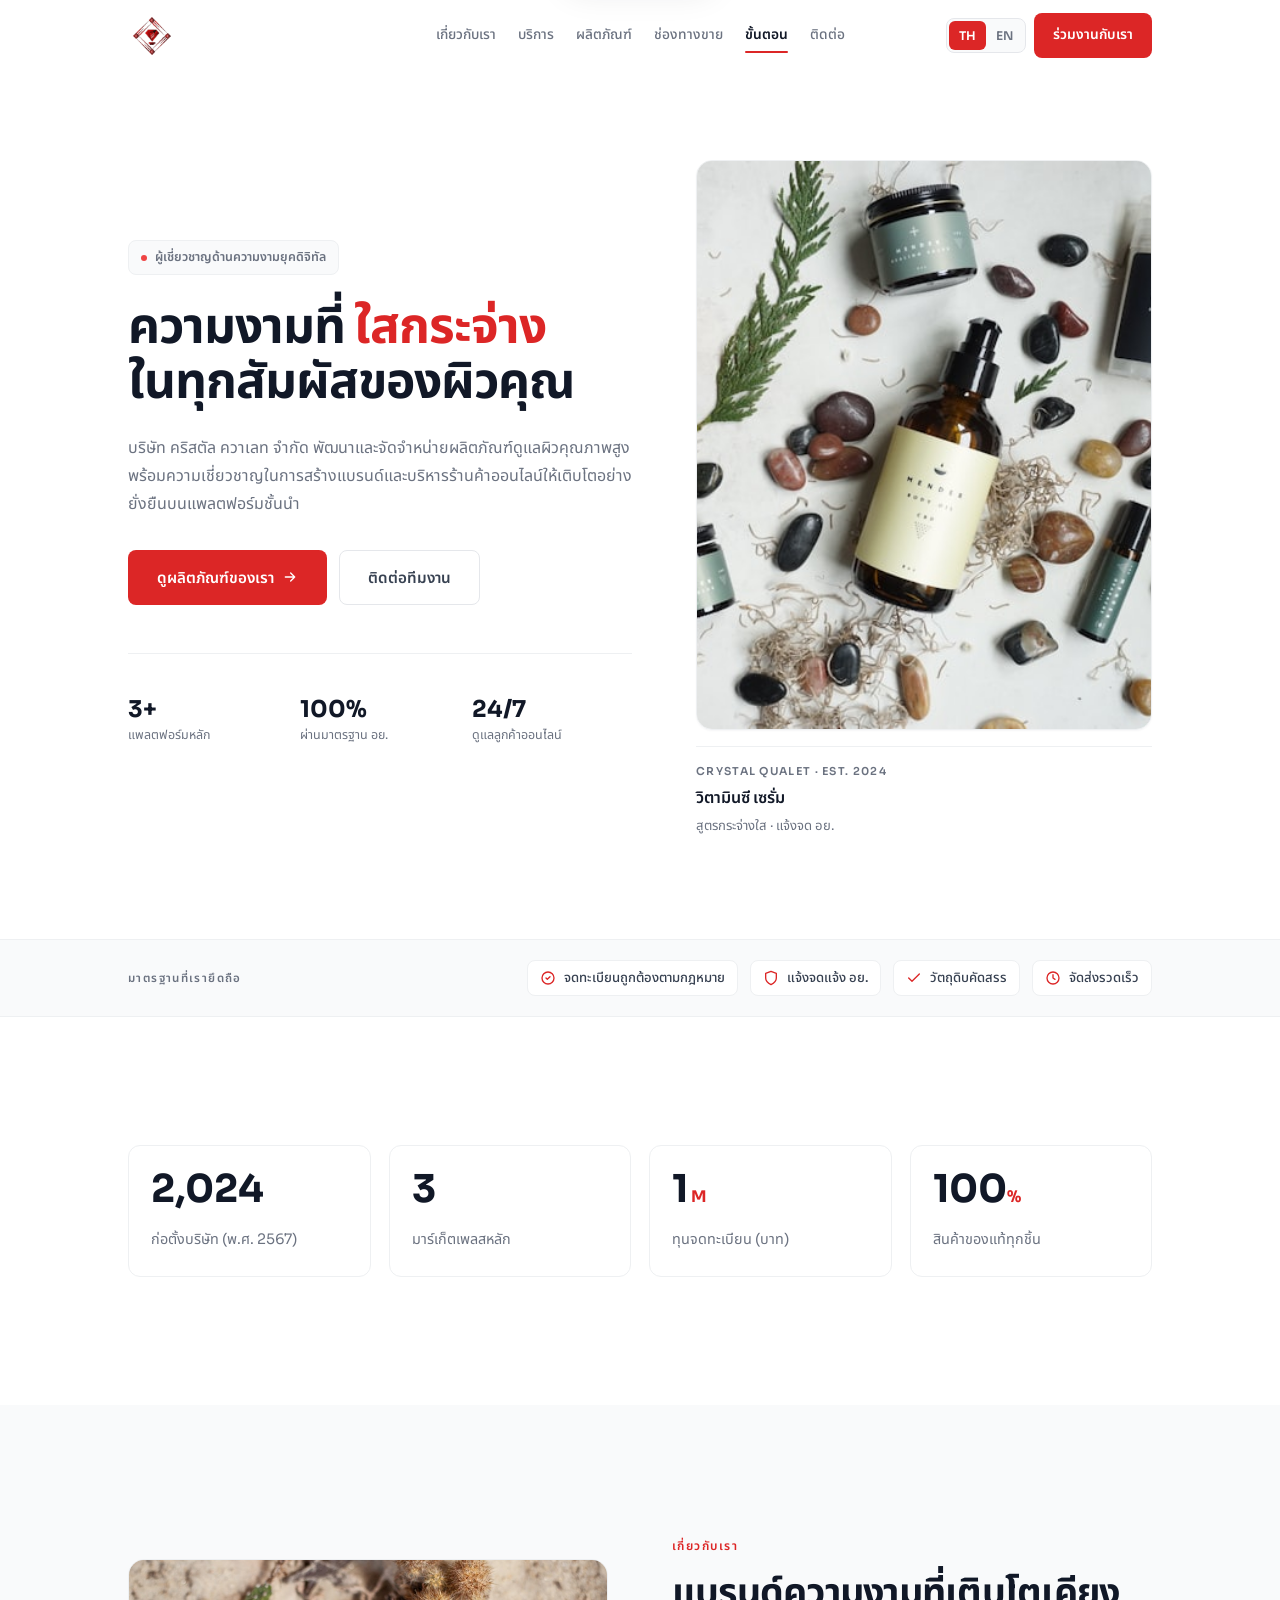
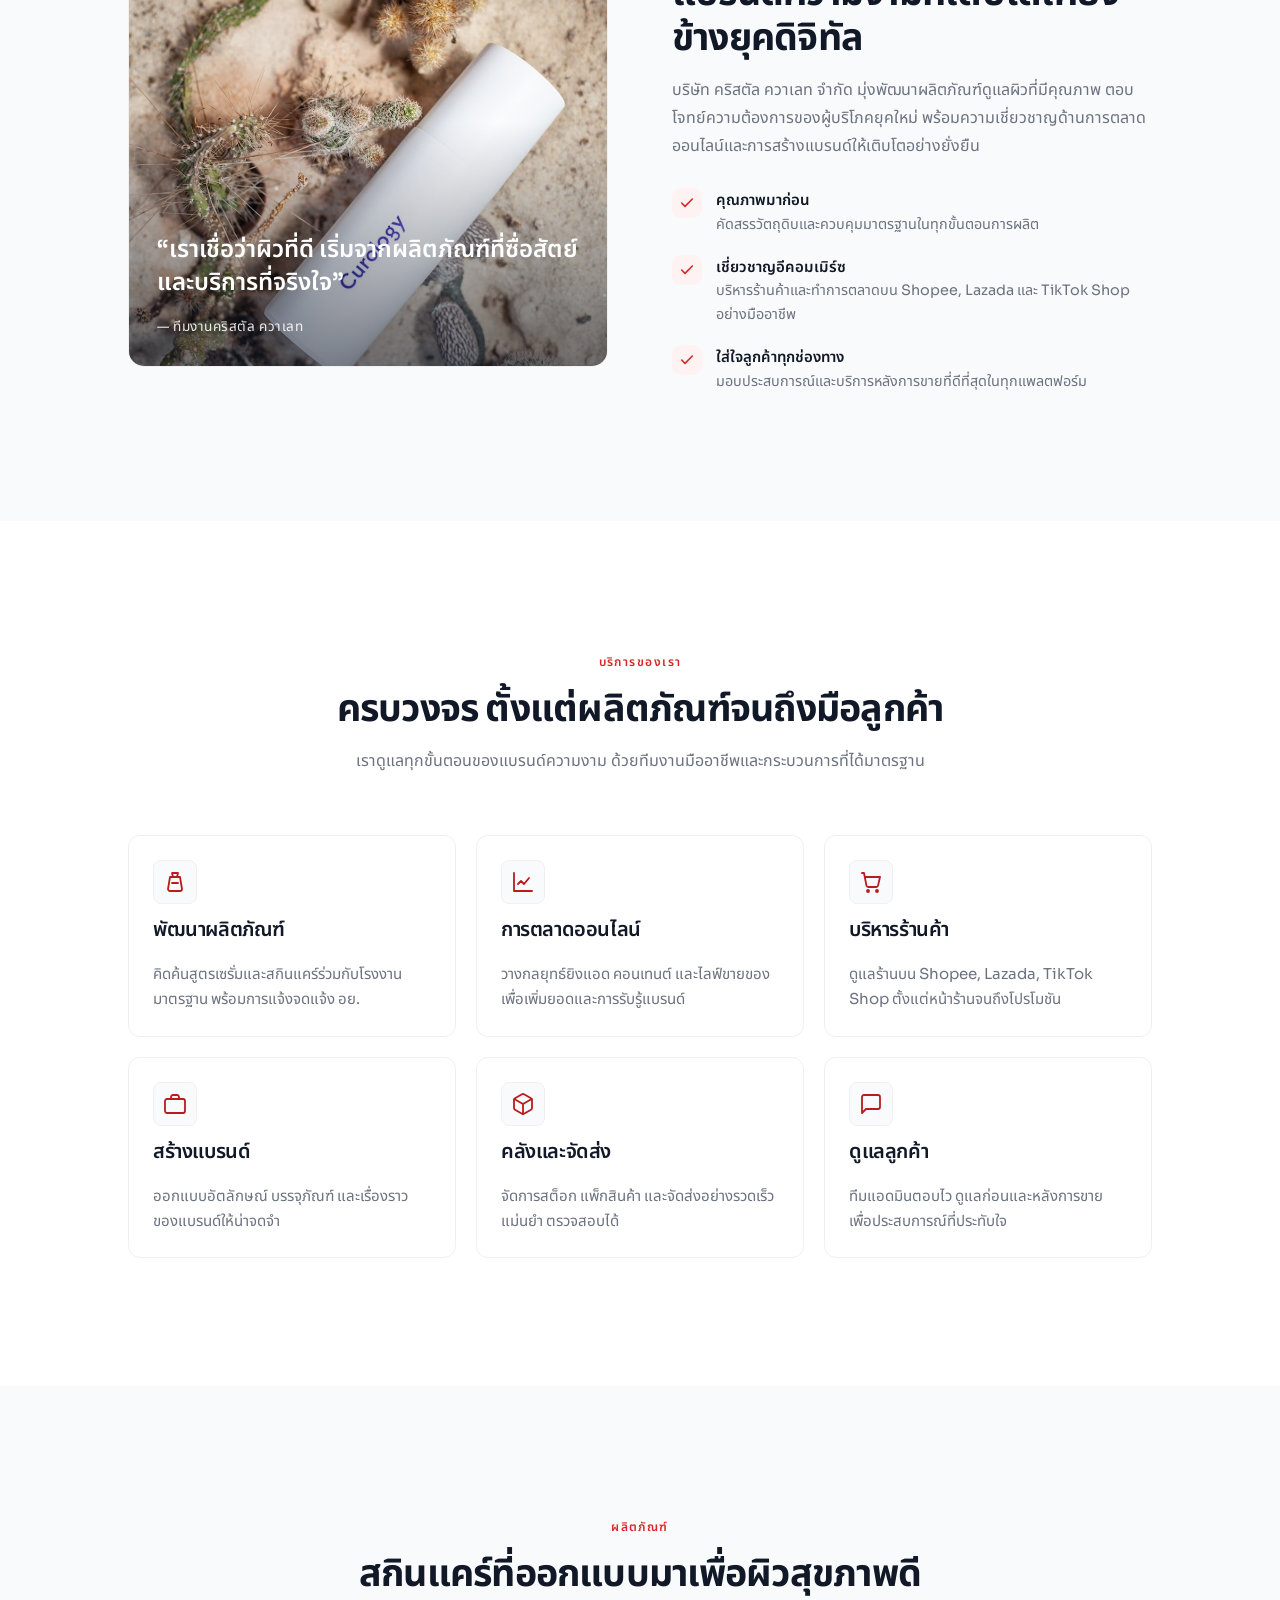
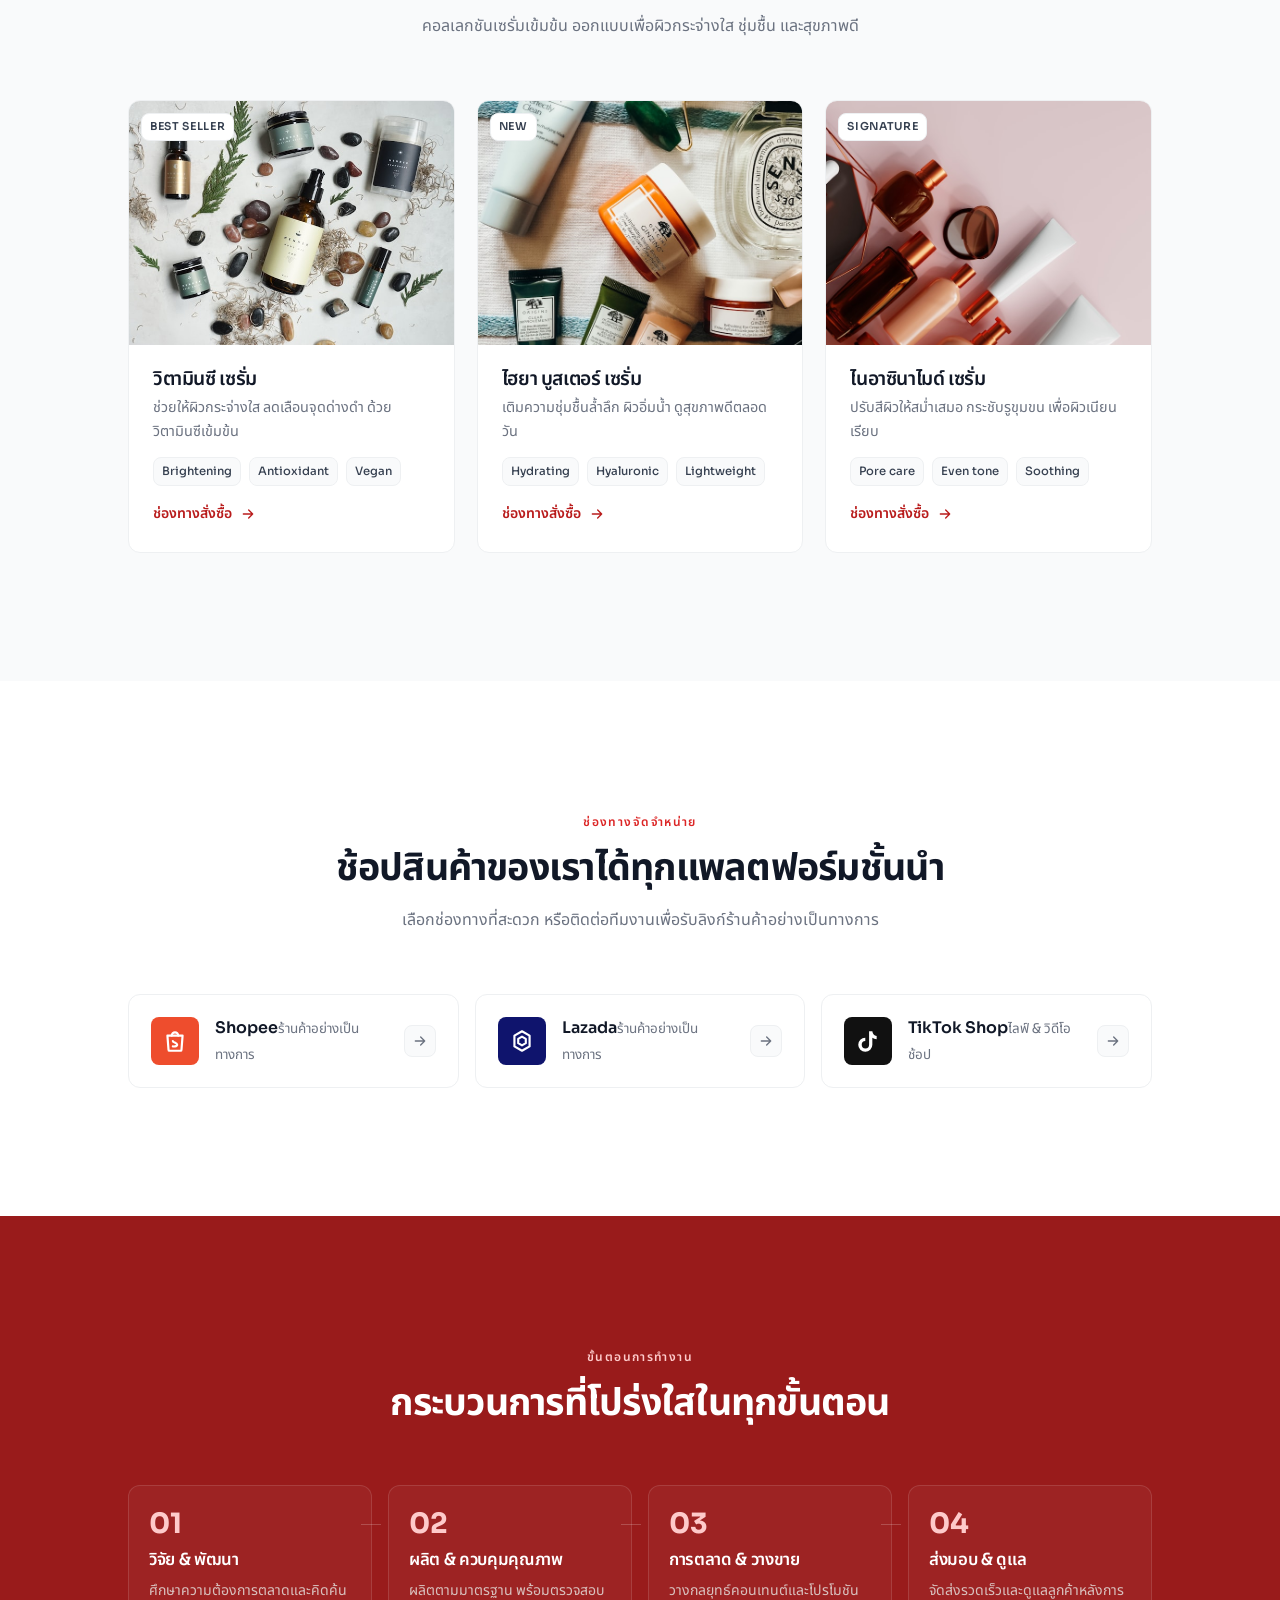
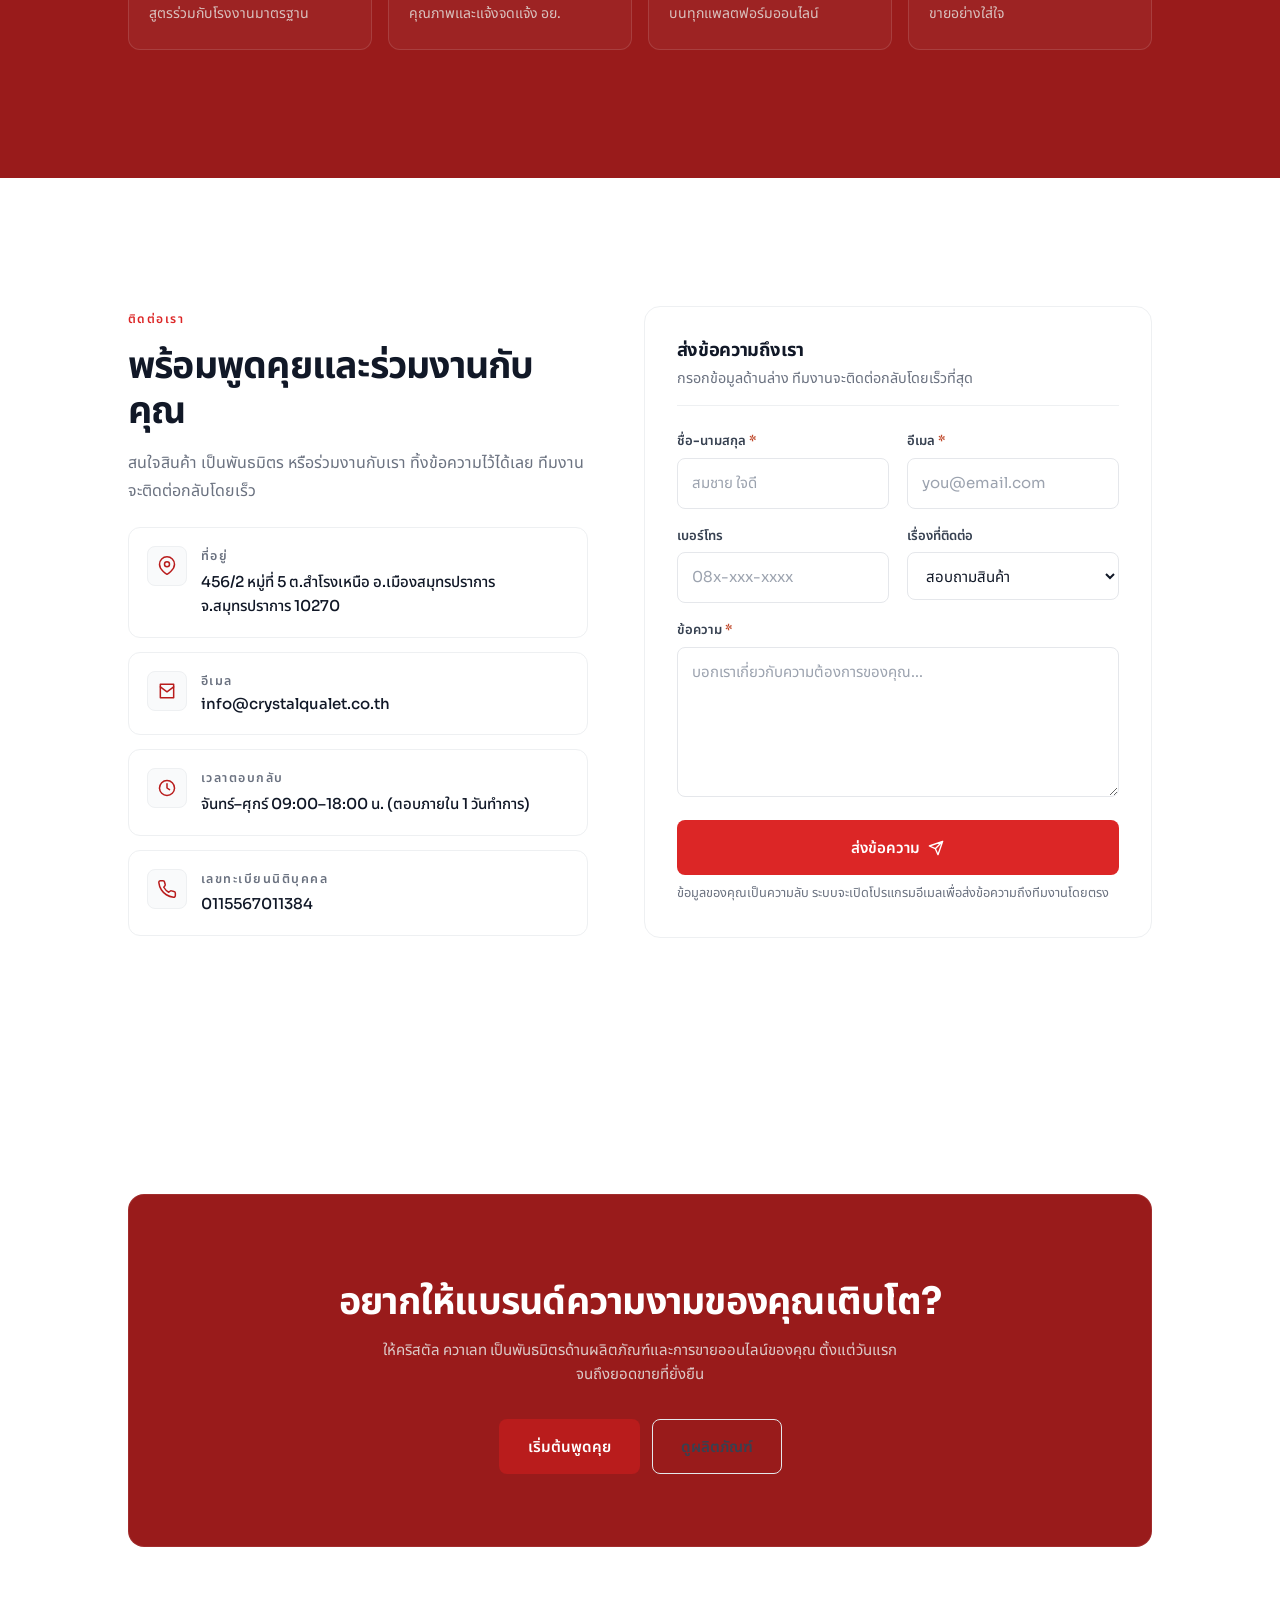
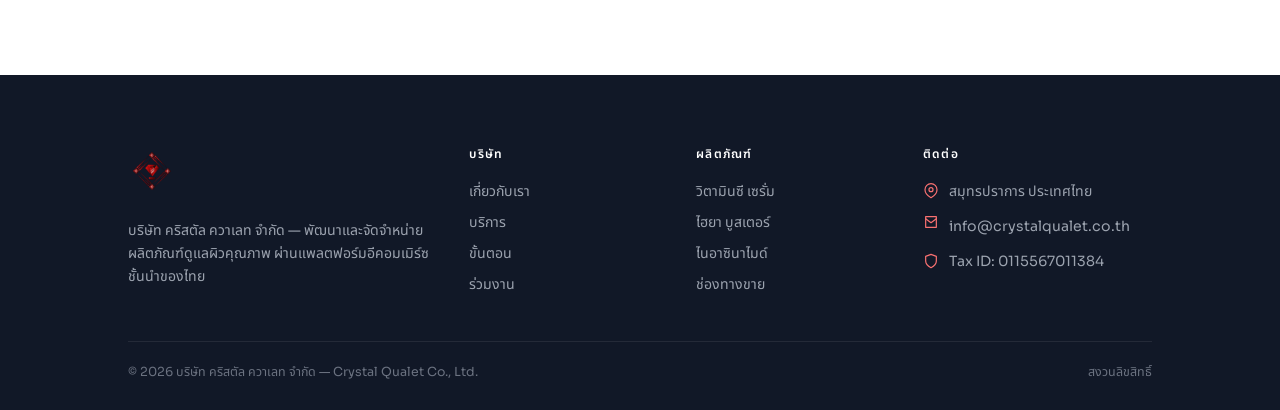
<file: index.html>
<!DOCTYPE html>
<html lang="th">
<head>
  <script>document.documentElement.classList.add('js');</script>
  <meta charset="UTF-8" />
  <meta name="viewport" content="width=device-width, initial-scale=1.0" />
  <title>บริษัท คริสตัล ควาเลท จำกัด — ผลิตภัณฑ์ดูแลผิวพรีเมียม &amp; จัดจำหน่ายออนไลน์</title>
  <meta name="description" content="บริษัท คริสตัล ควาเลท จำกัด (Crystal Qualet Co., Ltd.) ผู้พัฒนาและจัดจำหน่ายผลิตภัณฑ์ดูแลผิวและเครื่องสำอางคุณภาพ เชี่ยวชาญการบริหารร้านค้าออนไลน์บน Shopee, Lazada และ TikTok Shop" />
  <meta name="keywords" content="คริสตัล ควาเลท, Crystal Qualet, เซรั่ม, สกินแคร์, เครื่องสำอาง, ขายออนไลน์, Shopee, Lazada, TikTok Shop, สมุทรปราการ" />
  <meta name="robots" content="index, follow" />
  <meta name="color-scheme" content="light" />
  <meta name="theme-color" content="#111827" />
  <meta name="format-detection" content="telephone=no" />
  <link rel="icon" type="image/png" sizes="32x32" href="assets/favicon-32.png" />
  <link rel="icon" type="image/png" sizes="512x512" href="assets/favicon-512.png" />
  <link rel="apple-touch-icon" sizes="180x180" href="assets/favicon-180.png" />
  <link rel="manifest" href="site.webmanifest" />
  <link rel="canonical" href="https://www.crystalqualet.co.th/" />

  <!-- Open Graph -->
  <meta property="og:type" content="website" />
  <meta property="og:site_name" content="Crystal Qualet Co., Ltd." />
  <meta property="og:title" content="บริษัท คริสตัล ควาเลท จำกัด — Crystal Qualet Co., Ltd." />
  <meta property="og:description" content="ผลิตภัณฑ์ดูแลผิวพรีเมียม พัฒนาและจัดจำหน่ายผ่านแพลตฟอร์มออนไลน์ชั้นนำ" />
  <meta property="og:url" content="https://www.crystalqualet.co.th/" />
  <meta property="og:image" content="https://www.crystalqualet.co.th/assets/og-image.svg" />
  <meta property="og:image:alt" content="Crystal Qualet — ผลิตภัณฑ์ดูแลผิวพรีเมียม" />
  <meta property="og:locale" content="th_TH" />
  <meta property="og:locale:alternate" content="en_US" />

  <!-- Twitter -->
  <meta name="twitter:card" content="summary_large_image" />
  <meta name="twitter:title" content="บริษัท คริสตัล ควาเลท จำกัด — Crystal Qualet Co., Ltd." />
  <meta name="twitter:description" content="ผลิตภัณฑ์ดูแลผิวพรีเมียม พัฒนาและจัดจำหน่ายผ่านแพลตฟอร์มออนไลน์ชั้นนำ" />
  <meta name="twitter:image" content="https://www.crystalqualet.co.th/assets/og-image.svg" />

  <!-- Fonts -->
  <link rel="preconnect" href="https://fonts.googleapis.com" />
  <link rel="preconnect" href="https://fonts.gstatic.com" crossorigin />
  <link href="https://fonts.googleapis.com/css2?family=Sora:wght@400;500;600;700&amp;family=Noto+Sans+Thai:wght@400;500;600;700&amp;display=swap" rel="stylesheet" />

  <link rel="preload" as="image" href="assets/img/product-vitc.jpg" fetchpriority="high" />
  <link rel="stylesheet" href="css/styles.css" />

  <!-- Structured data -->
  <script type="application/ld+json">
  {
    "@context": "https://schema.org",
    "@type": "Organization",
    "name": "บริษัท คริสตัล ควาเลท จำกัด",
    "alternateName": "Crystal Qualet Co., Ltd.",
    "url": "https://www.crystalqualet.co.th/",
    "logo": "https://www.crystalqualet.co.th/assets/logo.png",
    "image": "https://www.crystalqualet.co.th/assets/og-image.svg",
    "foundingDate": "2024-03-25",
    "description": "ผู้พัฒนาและจัดจำหน่ายผลิตภัณฑ์ดูแลผิวและเครื่องสำอางคุณภาพ ผ่านแพลตฟอร์มอีคอมเมิร์ซชั้นนำ",
    "email": "info@crystalqualet.co.th",
    "areaServed": "TH",
    "knowsLanguage": ["th", "en"],
    "address": {
      "@type": "PostalAddress",
      "streetAddress": "456/2 หมู่ที่ 5 สำโรงเหนือ",
      "addressLocality": "เมืองสมุทรปราการ",
      "addressRegion": "สมุทรปราการ",
      "postalCode": "10270",
      "addressCountry": "TH"
    },
    "contactPoint": {
      "@type": "ContactPoint",
      "contactType": "customer service",
      "email": "info@crystalqualet.co.th",
      "availableLanguage": ["Thai", "English"]
    },
    "taxID": "0115567011384"
  }
  </script>
</head>
<body>

  <a class="skip-link" href="#home"><span data-lang-th>ข้ามไปยังเนื้อหาหลัก</span><span data-lang-en>Skip to main content</span></a>

  <!-- ===================== HEADER ===================== -->
  <header class="site-header">
    <div class="container nav">
      <a href="#home" class="brand" aria-label="Crystal Qualet หน้าแรก">
        <img class="mark mark--full" src="assets/logo.png?v=2" alt="Crystal Qualet" width="48" height="48" />
      </a>

      <nav class="nav-links" aria-label="เมนูหลัก">
        <a href="#about" data-nav="about"><span data-lang-th>เกี่ยวกับเรา</span><span data-lang-en>About</span></a>
        <a href="#services" data-nav="services"><span data-lang-th>บริการ</span><span data-lang-en>Services</span></a>
        <a href="#products" data-nav="products"><span data-lang-th>ผลิตภัณฑ์</span><span data-lang-en>Products</span></a>
        <a href="#channels" data-nav="channels"><span data-lang-th>ช่องทางขาย</span><span data-lang-en>Channels</span></a>
        <a href="#process" data-nav="process"><span data-lang-th>ขั้นตอน</span><span data-lang-en>Process</span></a>
        <a href="#contact" data-nav="contact"><span data-lang-th>ติดต่อ</span><span data-lang-en>Contact</span></a>
      </nav>

      <div class="nav-actions">
        <div class="lang-toggle" role="group" aria-label="เปลี่ยนภาษา / Language">
          <button type="button" data-set-lang="th" class="active" aria-pressed="true" lang="th">TH</button>
          <button type="button" data-set-lang="en" aria-pressed="false" lang="en">EN</button>
        </div>
        <a href="#contact" class="btn desktop-cta">
          <span data-lang-th>ร่วมงานกับเรา</span><span data-lang-en>Partner with us</span>
        </a>
        <button class="nav-toggle" aria-label="เปิดเมนู" aria-expanded="false" aria-controls="mobile-menu">
          <span></span>
        </button>
      </div>
    </div>
  </header>

  <!-- Mobile menu -->
  <div class="mobile-menu" id="mobile-menu">
    <a href="#about" data-nav="about"><span data-lang-th>เกี่ยวกับเรา</span><span data-lang-en>About</span></a>
    <a href="#services" data-nav="services"><span data-lang-th>บริการ</span><span data-lang-en>Services</span></a>
    <a href="#products" data-nav="products"><span data-lang-th>ผลิตภัณฑ์</span><span data-lang-en>Products</span></a>
    <a href="#channels" data-nav="channels"><span data-lang-th>ช่องทางขาย</span><span data-lang-en>Channels</span></a>
    <a href="#process" data-nav="process"><span data-lang-th>ขั้นตอน</span><span data-lang-en>Process</span></a>
    <a href="#contact" data-nav="contact"><span data-lang-th>ติดต่อ</span><span data-lang-en>Contact</span></a>
    <a href="#contact" class="btn"><span data-lang-th>ร่วมงานกับเรา</span><span data-lang-en>Partner with us</span></a>
  </div>

  <main id="home">

    <!-- ===================== HERO ===================== -->
    <section class="hero" aria-labelledby="hero-title">
      <div class="container hero-grid">
        <div class="hero-copy">
          <span class="hero-badge">
            <span class="dot"></span>
            <span data-lang-th>ผู้เชี่ยวชาญด้านความงามยุคดิจิทัล</span>
            <span data-lang-en>Beauty experts for the digital era</span>
          </span>

          <h1 id="hero-title">
            <span data-lang-th>ความงามที่ <span class="accent">ใสกระจ่าง</span> ในทุกสัมผัสของผิวคุณ</span>
            <span data-lang-en>Radiant beauty, <span class="accent">crystal-clear</span> in every detail</span>
          </h1>

          <p class="lead">
            <span data-lang-th>บริษัท คริสตัล ควาเลท จำกัด พัฒนาและจัดจำหน่ายผลิตภัณฑ์ดูแลผิวคุณภาพสูง พร้อมความเชี่ยวชาญในการสร้างแบรนด์และบริหารร้านค้าออนไลน์ให้เติบโตอย่างยั่งยืนบนแพลตฟอร์มชั้นนำ</span>
            <span data-lang-en>Crystal Qualet Co., Ltd. develops and distributes high-quality skincare products, with deep expertise in brand building and growing online stores sustainably across leading marketplaces.</span>
          </p>

          <div class="hero-cta">
            <a href="#products" class="btn btn--lg">
              <span data-lang-th>ดูผลิตภัณฑ์ของเรา</span><span data-lang-en>Explore products</span>
              <svg class="ico" viewBox="0 0 24 24" fill="none" stroke="currentColor" stroke-width="2" stroke-linecap="round" stroke-linejoin="round"><path d="M5 12h14M13 6l6 6-6 6"/></svg>
            </a>
            <a href="#contact" class="btn btn--ghost btn--lg">
              <span data-lang-th>ติดต่อทีมงาน</span><span data-lang-en>Talk to us</span>
            </a>
          </div>

          <div class="hero-meta">
            <div class="hero-stat">
              <div class="k"><span data-count="3" data-count-hero>0</span>+</div>
              <div class="v"><span data-lang-th>แพลตฟอร์มหลัก</span><span data-lang-en>Core platforms</span></div>
            </div>
            <div class="hero-stat">
              <div class="k"><span data-count="100" data-count-hero>0</span>%</div>
              <div class="v"><span data-lang-th>ผ่านมาตรฐาน อย.</span><span data-lang-en>FDA-notified</span></div>
            </div>
            <div class="hero-stat">
              <div class="k"><span data-count="24" data-count-hero>0</span>/7</div>
              <div class="v"><span data-lang-th>ดูแลลูกค้าออนไลน์</span><span data-lang-en>Customer care</span></div>
            </div>
          </div>
        </div>

        <div class="hero-visual">
          <div class="hero-photo">
            <img src="assets/img/product-vitc.jpg" width="700" height="467"
                 alt="วิตามินซี เซรั่ม คริสตัล ควาเลท — ผลิตภัณฑ์ดูแลผิวพรีเมียม" loading="eager" fetchpriority="high" decoding="async" />
          </div>
          <figcaption class="hero-caption">
            <span class="hero-caption__meta">Crystal Qualet · EST. 2024</span>
            <span class="hero-caption__title" data-lang-th>วิตามินซี เซรั่ม</span>
            <span class="hero-caption__title" data-lang-en>Vitamin C Serum</span>
            <span class="hero-caption__sub" data-lang-th>สูตรกระจ่างใส · แจ้งจด อย.</span>
            <span class="hero-caption__sub" data-lang-en>Brightening formula · FDA notified</span>
          </figcaption>
        </div>
      </div>
    </section>

    <!-- ===================== TRUST STRIP ===================== -->
    <section class="trust-strip" aria-label="มาตรฐานที่เรายึดถือ / Standards we uphold">
      <div class="container">
        <span class="label"><span data-lang-th>มาตรฐานที่เรายึดถือ</span><span data-lang-en>Standards we uphold</span></span>
        <ul>
          <li><svg viewBox="0 0 24 24" fill="none" stroke="currentColor" stroke-width="2" stroke-linecap="round" stroke-linejoin="round"><path d="M9 12l2 2 4-4"/><circle cx="12" cy="12" r="9"/></svg><span data-lang-th>จดทะเบียนถูกต้องตามกฎหมาย</span><span data-lang-en>Registered legal entity</span></li>
          <li><svg viewBox="0 0 24 24" fill="none" stroke="currentColor" stroke-width="2" stroke-linecap="round" stroke-linejoin="round"><path d="M12 22s8-4 8-10V5l-8-3-8 3v7c0 6 8 10 8 10Z"/></svg><span data-lang-th>แจ้งจดแจ้ง อย.</span><span data-lang-en>Thai FDA notified</span></li>
          <li><svg viewBox="0 0 24 24" fill="none" stroke="currentColor" stroke-width="2" stroke-linecap="round" stroke-linejoin="round"><path d="M20 6 9 17l-5-5"/></svg><span data-lang-th>วัตถุดิบคัดสรร</span><span data-lang-en>Curated ingredients</span></li>
          <li><svg viewBox="0 0 24 24" fill="none" stroke="currentColor" stroke-width="2" stroke-linecap="round" stroke-linejoin="round"><circle cx="12" cy="12" r="9"/><path d="M12 7v5l3 2"/></svg><span data-lang-th>จัดส่งรวดเร็ว</span><span data-lang-en>Fast fulfilment</span></li>
        </ul>
      </div>
    </section>

    <!-- ===================== STATS ===================== -->
    <section class="section" aria-label="ข้อมูลบริษัทโดยสรุป / Company at a glance">
      <div class="container">
        <h2 class="sr-only" data-lang-th>ข้อมูลบริษัทโดยสรุป</h2>
        <h2 class="sr-only" data-lang-en>Company at a glance</h2>
        <div class="stats-grid">
          <div class="stat-card reveal">
            <div class="num"><span data-count="2024">0</span></div>
            <div class="cap"><span data-lang-th>ก่อตั้งบริษัท (พ.ศ. 2567)</span><span data-lang-en>Founded (2024)</span></div>
          </div>
          <div class="stat-card reveal" data-d="1">
            <div class="num"><span data-count="3">0</span></div>
            <div class="cap"><span data-lang-th>มาร์เก็ตเพลสหลัก</span><span data-lang-en>Major marketplaces</span></div>
          </div>
          <div class="stat-card reveal" data-d="2">
            <div class="num"><span data-count="1">0</span><small> M</small></div>
            <div class="cap"><span data-lang-th>ทุนจดทะเบียน (บาท)</span><span data-lang-en>Registered capital (THB)</span></div>
          </div>
          <div class="stat-card reveal" data-d="3">
            <div class="num"><span data-count="100">0</span><small>%</small></div>
            <div class="cap"><span data-lang-th>สินค้าของแท้ทุกชิ้น</span><span data-lang-en>Authentic products</span></div>
          </div>
        </div>
      </div>
    </section>

    <!-- ===================== ABOUT ===================== -->
    <section class="section section--tint" id="about" aria-labelledby="about-title">
      <div class="container about-grid">
        <div class="about-figure reveal">
          <img class="about-figure__img" src="assets/img/about.jpg" width="900" height="1350"
               alt="บรรยากาศผลิตภัณฑ์ดูแลผิวของคริสตัล ควาเลท" loading="lazy" decoding="async" />
          <div class="about-figure__content">
            <p class="quote">
              <span data-lang-th>“เราเชื่อว่าผิวที่ดี เริ่มจากผลิตภัณฑ์ที่ซื่อสัตย์ และบริการที่จริงใจ”</span>
              <span data-lang-en>“Great skin starts with honest products and sincere service.”</span>
            </p>
            <p class="by"><span data-lang-th>— ทีมงานคริสตัล ควาเลท</span><span data-lang-en>— The Crystal Qualet Team</span></p>
          </div>
        </div>

        <div class="about-copy reveal" data-d="1">
          <span class="eyebrow"><span data-lang-th>เกี่ยวกับเรา</span><span data-lang-en>About us</span></span>
          <h2 id="about-title"><span data-lang-th>แบรนด์ความงามที่เติบโตเคียงข้างยุคดิจิทัล</span><span data-lang-en>A beauty brand built for the digital age</span></h2>
          <p class="lead">
            <span data-lang-th>บริษัท คริสตัล ควาเลท จำกัด มุ่งพัฒนาผลิตภัณฑ์ดูแลผิวที่มีคุณภาพ ตอบโจทย์ความต้องการของผู้บริโภคยุคใหม่ พร้อมความเชี่ยวชาญด้านการตลาดออนไลน์และการสร้างแบรนด์ให้เติบโตอย่างยั่งยืน</span>
            <span data-lang-en>Crystal Qualet Co., Ltd. is dedicated to developing quality skincare that meets the needs of modern consumers, backed by expertise in digital marketing and sustainable brand growth.</span>
          </p>

          <ul class="about-list">
            <li>
              <span class="tick"><svg viewBox="0 0 24 24" fill="none" stroke="currentColor" stroke-width="2.4" stroke-linecap="round" stroke-linejoin="round"><path d="M20 6 9 17l-5-5"/></svg></span>
              <div>
                <div class="h"><span data-lang-th>คุณภาพมาก่อน</span><span data-lang-en>Quality first</span></div>
                <div class="d"><span data-lang-th>คัดสรรวัตถุดิบและควบคุมมาตรฐานในทุกขั้นตอนการผลิต</span><span data-lang-en>Carefully selected ingredients with standards controlled at every step.</span></div>
              </div>
            </li>
            <li>
              <span class="tick"><svg viewBox="0 0 24 24" fill="none" stroke="currentColor" stroke-width="2.4" stroke-linecap="round" stroke-linejoin="round"><path d="M20 6 9 17l-5-5"/></svg></span>
              <div>
                <div class="h"><span data-lang-th>เชี่ยวชาญอีคอมเมิร์ซ</span><span data-lang-en>E-commerce expertise</span></div>
                <div class="d"><span data-lang-th>บริหารร้านค้าและทำการตลาดบน Shopee, Lazada และ TikTok Shop อย่างมืออาชีพ</span><span data-lang-en>Professional store management and marketing across Shopee, Lazada, and TikTok Shop.</span></div>
              </div>
            </li>
            <li>
              <span class="tick"><svg viewBox="0 0 24 24" fill="none" stroke="currentColor" stroke-width="2.4" stroke-linecap="round" stroke-linejoin="round"><path d="M20 6 9 17l-5-5"/></svg></span>
              <div>
                <div class="h"><span data-lang-th>ใส่ใจลูกค้าทุกช่องทาง</span><span data-lang-en>Customer-centric everywhere</span></div>
                <div class="d"><span data-lang-th>มอบประสบการณ์และบริการหลังการขายที่ดีที่สุดในทุกแพลตฟอร์ม</span><span data-lang-en>Delivering the best experience and after-sales care on every channel.</span></div>
              </div>
            </li>
          </ul>
        </div>
      </div>
    </section>

    <!-- ===================== SERVICES ===================== -->
    <section class="section" id="services" aria-labelledby="services-title">
      <div class="container">
        <div class="section-head center reveal">
          <span class="eyebrow"><span data-lang-th>บริการของเรา</span><span data-lang-en>What we do</span></span>
          <h2 id="services-title"><span data-lang-th>ครบวงจร ตั้งแต่ผลิตภัณฑ์จนถึงมือลูกค้า</span><span data-lang-en>End-to-end, from product to customer</span></h2>
          <p class="lead"><span data-lang-th>เราดูแลทุกขั้นตอนของแบรนด์ความงาม ด้วยทีมงานมืออาชีพและกระบวนการที่ได้มาตรฐาน</span><span data-lang-en>We handle every stage of a beauty brand with a professional team and standardised processes.</span></p>
        </div>

        <div class="cards">
          <article class="card reveal">
            <div class="ic"><svg viewBox="0 0 24 24" fill="none" stroke="currentColor" stroke-width="1.8" stroke-linecap="round" stroke-linejoin="round"><path d="M9 3h6l-1 4h-4L9 3Z"/><path d="M7 7h10l2 12a2 2 0 0 1-2 2H7a2 2 0 0 1-2-2L7 7Z"/><path d="M9 13h6"/></svg></div>
            <h3><span data-lang-th>พัฒนาผลิตภัณฑ์</span><span data-lang-en>Product development</span></h3>
            <p><span data-lang-th>คิดค้นสูตรเซรั่มและสกินแคร์ร่วมกับโรงงานมาตรฐาน พร้อมการแจ้งจดแจ้ง อย.</span><span data-lang-en>Formulating serums and skincare with certified factories, including Thai FDA notification.</span></p>
          </article>
          <article class="card reveal" data-d="1">
            <div class="ic"><svg viewBox="0 0 24 24" fill="none" stroke="currentColor" stroke-width="1.8" stroke-linecap="round" stroke-linejoin="round"><path d="M3 3v18h18"/><path d="M7 14l3-3 3 3 5-6"/></svg></div>
            <h3><span data-lang-th>การตลาดออนไลน์</span><span data-lang-en>Online marketing</span></h3>
            <p><span data-lang-th>วางกลยุทธ์ยิงแอด คอนเทนต์ และไลฟ์ขายของ เพื่อเพิ่มยอดและการรับรู้แบรนด์</span><span data-lang-en>Ads strategy, content, and live-selling to grow sales and brand awareness.</span></p>
          </article>
          <article class="card reveal" data-d="2">
            <div class="ic"><svg viewBox="0 0 24 24" fill="none" stroke="currentColor" stroke-width="1.8" stroke-linecap="round" stroke-linejoin="round"><circle cx="9" cy="21" r="1"/><circle cx="18" cy="21" r="1"/><path d="M3 3h2l2.4 12.4a2 2 0 0 0 2 1.6h7.7a2 2 0 0 0 2-1.6L21 7H6"/></svg></div>
            <h3><span data-lang-th>บริหารร้านค้า</span><span data-lang-en>Store management</span></h3>
            <p><span data-lang-th>ดูแลร้านบน Shopee, Lazada, TikTok Shop ตั้งแต่หน้าร้านจนถึงโปรโมชัน</span><span data-lang-en>Managing Shopee, Lazada, and TikTok Shop stores from storefront to promotions.</span></p>
          </article>
          <article class="card reveal">
            <div class="ic"><svg viewBox="0 0 24 24" fill="none" stroke="currentColor" stroke-width="1.8" stroke-linecap="round" stroke-linejoin="round"><rect x="2" y="7" width="20" height="14" rx="2"/><path d="M16 7V5a2 2 0 0 0-2-2h-4a2 2 0 0 0-2 2v2"/></svg></div>
            <h3><span data-lang-th>สร้างแบรนด์</span><span data-lang-en>Brand building</span></h3>
            <p><span data-lang-th>ออกแบบอัตลักษณ์ บรรจุภัณฑ์ และเรื่องราวของแบรนด์ให้น่าจดจำ</span><span data-lang-en>Crafting identity, packaging, and brand stories that resonate.</span></p>
          </article>
          <article class="card reveal" data-d="1">
            <div class="ic"><svg viewBox="0 0 24 24" fill="none" stroke="currentColor" stroke-width="1.8" stroke-linecap="round" stroke-linejoin="round"><path d="M21 16V8a2 2 0 0 0-1-1.7l-7-4a2 2 0 0 0-2 0l-7 4A2 2 0 0 0 3 8v8a2 2 0 0 0 1 1.7l7 4a2 2 0 0 0 2 0l7-4A2 2 0 0 0 21 16Z"/><path d="m3.3 7 8.7 5 8.7-5M12 22V12"/></svg></div>
            <h3><span data-lang-th>คลังและจัดส่ง</span><span data-lang-en>Warehouse &amp; fulfilment</span></h3>
            <p><span data-lang-th>จัดการสต็อก แพ็กสินค้า และจัดส่งอย่างรวดเร็ว แม่นยำ ตรวจสอบได้</span><span data-lang-en>Inventory, packing, and fast, accurate, trackable delivery.</span></p>
          </article>
          <article class="card reveal" data-d="2">
            <div class="ic"><svg viewBox="0 0 24 24" fill="none" stroke="currentColor" stroke-width="1.8" stroke-linecap="round" stroke-linejoin="round"><path d="M21 15a2 2 0 0 1-2 2H7l-4 4V5a2 2 0 0 1 2-2h14a2 2 0 0 1 2 2Z"/></svg></div>
            <h3><span data-lang-th>ดูแลลูกค้า</span><span data-lang-en>Customer care</span></h3>
            <p><span data-lang-th>ทีมแอดมินตอบไว ดูแลก่อนและหลังการขาย เพื่อประสบการณ์ที่ประทับใจ</span><span data-lang-en>Responsive admins providing pre- and post-sale support for a great experience.</span></p>
          </article>
        </div>
      </div>
    </section>

    <!-- ===================== PRODUCTS ===================== -->
    <section class="section section--tint" id="products" aria-labelledby="products-title">
      <div class="container">
        <div class="section-head center reveal">
          <span class="eyebrow"><span data-lang-th>ผลิตภัณฑ์</span><span data-lang-en>Our products</span></span>
          <h2 id="products-title"><span data-lang-th>สกินแคร์ที่ออกแบบมาเพื่อผิวสุขภาพดี</span><span data-lang-en>Skincare designed for healthy skin</span></h2>
          <p class="lead"><span data-lang-th>คอลเลกชันเซรั่มเข้มข้น ออกแบบเพื่อผิวกระจ่างใส ชุ่มชื้น และสุขภาพดี</span><span data-lang-en>Concentrated serums designed for bright, hydrated, healthy-looking skin.</span></p>
        </div>

        <div class="product-grid">
          <article class="product-card reveal">
            <div class="pic"><span class="tag">Best seller</span>
              <img src="assets/img/product-vitc.jpg" width="700" height="467" loading="lazy" decoding="async"
                   alt="วิตามินซี เซรั่ม คริสตัล ควาเลท" />
            </div>
            <div class="body">
              <h3><span data-lang-th>วิตามินซี เซรั่ม</span><span data-lang-en>Vitamin C Serum</span></h3>
              <p><span data-lang-th>ช่วยให้ผิวกระจ่างใส ลดเลือนจุดด่างดำ ด้วยวิตามินซีเข้มข้น</span><span data-lang-en>Brightens skin and fades dark spots with concentrated vitamin C.</span></p>
              <div class="feat"><span>Brightening</span><span>Antioxidant</span><span>Vegan</span></div>
              <a href="#channels" class="product-link"><span data-lang-th>ช่องทางสั่งซื้อ</span><span data-lang-en>Where to buy</span><svg viewBox="0 0 24 24" fill="none" stroke="currentColor" stroke-width="2" stroke-linecap="round" stroke-linejoin="round"><path d="M5 12h14M13 6l6 6-6 6"/></svg></a>
            </div>
          </article>
          <article class="product-card reveal" data-d="1">
            <div class="pic"><span class="tag">New</span>
              <img src="assets/img/product-hya.jpg" width="700" height="933" loading="lazy" decoding="async"
                   alt="ไฮยา บูสเตอร์ เซรั่ม คริสตัล ควาเลท" />
            </div>
            <div class="body">
              <h3><span data-lang-th>ไฮยา บูสเตอร์ เซรั่ม</span><span data-lang-en>Hya Booster Serum</span></h3>
              <p><span data-lang-th>เติมความชุ่มชื้นล้ำลึก ผิวอิ่มน้ำ ดูสุขภาพดีตลอดวัน</span><span data-lang-en>Deep hydration for plump, healthy-looking skin all day.</span></p>
              <div class="feat"><span>Hydrating</span><span>Hyaluronic</span><span>Lightweight</span></div>
              <a href="#channels" class="product-link"><span data-lang-th>ช่องทางสั่งซื้อ</span><span data-lang-en>Where to buy</span><svg viewBox="0 0 24 24" fill="none" stroke="currentColor" stroke-width="2" stroke-linecap="round" stroke-linejoin="round"><path d="M5 12h14M13 6l6 6-6 6"/></svg></a>
            </div>
          </article>
          <article class="product-card reveal" data-d="2">
            <div class="pic"><span class="tag">Signature</span>
              <img src="assets/img/product-niacin.jpg" width="700" height="856" loading="lazy" decoding="async"
                   alt="ไนอาซินาไมด์ เซรั่ม คริสตัล ควาเลท" />
            </div>
            <div class="body">
              <h3><span data-lang-th>ไนอาซินาไมด์ เซรั่ม</span><span data-lang-en>Niacinamide Serum</span></h3>
              <p><span data-lang-th>ปรับสีผิวให้สม่ำเสมอ กระชับรูขุมขน เพื่อผิวเนียนเรียบ</span><span data-lang-en>Evens skin tone and refines pores for a smooth finish.</span></p>
              <div class="feat"><span>Pore care</span><span>Even tone</span><span>Soothing</span></div>
              <a href="#channels" class="product-link"><span data-lang-th>ช่องทางสั่งซื้อ</span><span data-lang-en>Where to buy</span><svg viewBox="0 0 24 24" fill="none" stroke="currentColor" stroke-width="2" stroke-linecap="round" stroke-linejoin="round"><path d="M5 12h14M13 6l6 6-6 6"/></svg></a>
            </div>
          </article>
        </div>
      </div>
    </section>

    <!-- ===================== CHANNELS ===================== -->
    <section class="section" id="channels" aria-labelledby="channels-title">
      <div class="container">
        <div class="section-head center reveal">
          <span class="eyebrow"><span data-lang-th>ช่องทางจัดจำหน่าย</span><span data-lang-en>Where to buy</span></span>
          <h2 id="channels-title"><span data-lang-th>ช้อปสินค้าของเราได้ทุกแพลตฟอร์มชั้นนำ</span><span data-lang-en>Shop us on every leading platform</span></h2>
          <p class="lead"><span data-lang-th>เลือกช่องทางที่สะดวก หรือติดต่อทีมงานเพื่อรับลิงก์ร้านค้าอย่างเป็นทางการ</span><span data-lang-en>Choose your preferred channel, or contact us for official store links.</span></p>
        </div>
        <div class="channels">
          <a class="channel ch-shopee reveal" href="#contact" data-shop="shopee" aria-label="Shopee">
            <span class="logo"><svg viewBox="0 0 24 24" fill="none" stroke="currentColor" stroke-width="2" stroke-linecap="round" stroke-linejoin="round"><path d="M5 7h14l-1 13a1 1 0 0 1-1 1H7a1 1 0 0 1-1-1L5 7Z"/><path d="M9 7a3 3 0 0 1 6 0"/><path d="M10 12c0 1.5 4 1.5 4 3.5S10 17 10 17"/></svg></span>
            <span class="meta"><span class="n">Shopee</span><span class="d" data-lang-th>ร้านค้าอย่างเป็นทางการ</span><span class="d" data-lang-en>Official store</span></span>
            <span class="channel-action" aria-hidden="true"><svg viewBox="0 0 24 24" fill="none" stroke="currentColor" stroke-width="2" stroke-linecap="round" stroke-linejoin="round"><path d="M5 12h14M13 6l6 6-6 6"/></svg></span>
          </a>
          <a class="channel ch-lazada reveal" data-d="1" href="#contact" data-shop="lazada" aria-label="Lazada">
            <span class="logo"><svg viewBox="0 0 24 24" fill="none" stroke="currentColor" stroke-width="2" stroke-linecap="round" stroke-linejoin="round"><path d="m12 3 7 4v10l-7 4-7-4V7l7-4Z"/><path d="m12 8 3.5 2v4L12 16l-3.5-2v-4L12 8Z"/></svg></span>
            <span class="meta"><span class="n">Lazada</span><span class="d" data-lang-th>ร้านค้าอย่างเป็นทางการ</span><span class="d" data-lang-en>Official store</span></span>
            <span class="channel-action" aria-hidden="true"><svg viewBox="0 0 24 24" fill="none" stroke="currentColor" stroke-width="2" stroke-linecap="round" stroke-linejoin="round"><path d="M5 12h14M13 6l6 6-6 6"/></svg></span>
          </a>
          <a class="channel ch-tiktok reveal" data-d="2" href="#contact" data-shop="tiktok" aria-label="TikTok Shop">
            <span class="logo"><svg viewBox="0 0 24 24" fill="currentColor"><path d="M16 3c.3 2.3 1.7 4 4 4.3v3c-1.5 0-2.9-.4-4-1.2v6.4A6.5 6.5 0 1 1 9.5 9v3.1A3.4 3.4 0 1 0 13 15.5V3h3Z"/></svg></span>
            <span class="meta"><span class="n">TikTok Shop</span><span class="d" data-lang-th>ไลฟ์ &amp; วิดีโอช้อป</span><span class="d" data-lang-en>Live &amp; video shopping</span></span>
            <span class="channel-action" aria-hidden="true"><svg viewBox="0 0 24 24" fill="none" stroke="currentColor" stroke-width="2" stroke-linecap="round" stroke-linejoin="round"><path d="M5 12h14M13 6l6 6-6 6"/></svg></span>
          </a>
        </div>
      </div>
    </section>

    <!-- ===================== PROCESS ===================== -->
    <section class="section section--ink" id="process" aria-labelledby="process-title">
      <div class="container">
        <div class="section-head center reveal">
          <span class="eyebrow"><span data-lang-th>ขั้นตอนการทำงาน</span><span data-lang-en>How we work</span></span>
          <h2 id="process-title"><span data-lang-th>กระบวนการที่โปร่งใสในทุกขั้นตอน</span><span data-lang-en>A transparent process, end to end</span></h2>
        </div>
        <div class="steps">
          <div class="step reveal">
            <div class="n">01</div>
            <h3><span data-lang-th>วิจัย &amp; พัฒนา</span><span data-lang-en>Research &amp; develop</span></h3>
            <p><span data-lang-th>ศึกษาความต้องการตลาดและคิดค้นสูตรร่วมกับโรงงานมาตรฐาน</span><span data-lang-en>Study market needs and formulate with certified factories.</span></p>
          </div>
          <div class="step reveal" data-d="1">
            <div class="n">02</div>
            <h3><span data-lang-th>ผลิต &amp; ควบคุมคุณภาพ</span><span data-lang-en>Produce &amp; QC</span></h3>
            <p><span data-lang-th>ผลิตตามมาตรฐาน พร้อมตรวจสอบคุณภาพและแจ้งจดแจ้ง อย.</span><span data-lang-en>Manufacture to standard with QC and FDA notification.</span></p>
          </div>
          <div class="step reveal" data-d="2">
            <div class="n">03</div>
            <h3><span data-lang-th>การตลาด &amp; วางขาย</span><span data-lang-en>Market &amp; launch</span></h3>
            <p><span data-lang-th>วางกลยุทธ์คอนเทนต์และโปรโมชันบนทุกแพลตฟอร์มออนไลน์</span><span data-lang-en>Content and promotion strategy across all online platforms.</span></p>
          </div>
          <div class="step reveal" data-d="3">
            <div class="n">04</div>
            <h3><span data-lang-th>ส่งมอบ &amp; ดูแล</span><span data-lang-en>Deliver &amp; care</span></h3>
            <p><span data-lang-th>จัดส่งรวดเร็วและดูแลลูกค้าหลังการขายอย่างใส่ใจ</span><span data-lang-en>Fast delivery and attentive after-sales support.</span></p>
          </div>
        </div>
      </div>
    </section>

    <!-- ===================== CONTACT ===================== -->
    <section class="section" id="contact" aria-labelledby="contact-title">
      <div class="container contact-grid">
        <div class="contact-info">
          <div class="section-head contact-head reveal">
            <span class="eyebrow"><span data-lang-th>ติดต่อเรา</span><span data-lang-en>Get in touch</span></span>
            <h2 id="contact-title"><span data-lang-th>พร้อมพูดคุยและร่วมงานกับคุณ</span><span data-lang-en>Let's talk and work together</span></h2>
            <p class="lead"><span data-lang-th>สนใจสินค้า เป็นพันธมิตร หรือร่วมงานกับเรา ทิ้งข้อความไว้ได้เลย ทีมงานจะติดต่อกลับโดยเร็ว</span><span data-lang-en>Interested in our products, partnerships, or careers? Leave a message and our team will reply soon.</span></p>
          </div>

          <div class="info-card reveal">
            <span class="ic"><svg viewBox="0 0 24 24" fill="none" stroke="currentColor" stroke-width="1.8" stroke-linecap="round" stroke-linejoin="round"><path d="M21 10c0 7-9 12-9 12s-9-5-9-12a9 9 0 0 1 18 0Z"/><circle cx="12" cy="10" r="3"/></svg></span>
            <div>
              <div class="k"><span data-lang-th>ที่อยู่</span><span data-lang-en>Address</span></div>
              <div class="v"><span data-lang-th>456/2 หมู่ที่ 5 ต.สำโรงเหนือ อ.เมืองสมุทรปราการ จ.สมุทรปราการ 10270</span><span data-lang-en>456/2 Moo 5, Samrong Nuea, Mueang Samut Prakan, Samut Prakan 10270, Thailand</span></div>
            </div>
          </div>

          <div class="info-card reveal" data-d="1">
            <span class="ic"><svg viewBox="0 0 24 24" fill="none" stroke="currentColor" stroke-width="1.8" stroke-linecap="round" stroke-linejoin="round"><path d="M4 4h16v16H4z"/><path d="m4 7 8 6 8-6"/></svg></span>
            <div>
              <div class="k"><span data-lang-th>อีเมล</span><span data-lang-en>Email</span></div>
              <a class="v" href="mailto:info@crystalqualet.co.th">info@crystalqualet.co.th</a>
            </div>
          </div>

          <div class="info-card reveal" data-d="2">
            <span class="ic"><svg viewBox="0 0 24 24" fill="none" stroke="currentColor" stroke-width="1.8" stroke-linecap="round" stroke-linejoin="round"><circle cx="12" cy="12" r="9"/><path d="M12 7v5l3 2"/></svg></span>
            <div>
              <div class="k"><span data-lang-th>เวลาตอบกลับ</span><span data-lang-en>Response time</span></div>
              <div class="v"><span data-lang-th>จันทร์–ศุกร์ 09:00–18:00 น. (ตอบภายใน 1 วันทำการ)</span><span data-lang-en>Mon–Fri, 9:00–18:00 (within 1 business day)</span></div>
            </div>
          </div>

          <div class="info-card reveal" data-d="3">
            <span class="ic"><svg viewBox="0 0 24 24" fill="none" stroke="currentColor" stroke-width="1.8" stroke-linecap="round" stroke-linejoin="round"><path d="M22 16.9v3a2 2 0 0 1-2.2 2 19.8 19.8 0 0 1-8.6-3 19.5 19.5 0 0 1-6-6 19.8 19.8 0 0 1-3-8.6A2 2 0 0 1 4.1 2h3a2 2 0 0 1 2 1.7c.1.9.4 1.8.7 2.7a2 2 0 0 1-.5 2.1L8.1 9.9a16 16 0 0 0 6 6l1.4-1.2a2 2 0 0 1 2.1-.5c.9.3 1.8.6 2.7.7a2 2 0 0 1 1.7 2Z"/></svg></span>
            <div>
              <div class="k"><span data-lang-th>เลขทะเบียนนิติบุคคล</span><span data-lang-en>Company registration</span></div>
              <div class="v">0115567011384</div>
            </div>
          </div>
        </div>

        <form class="form-card reveal" data-d="1" id="contact-form" novalidate aria-labelledby="contact-form-title">
          <div class="form-card__head">
            <h3 id="contact-form-title"><span data-lang-th>ส่งข้อความถึงเรา</span><span data-lang-en>Send us a message</span></h3>
            <p><span data-lang-th>กรอกข้อมูลด้านล่าง ทีมงานจะติดต่อกลับโดยเร็วที่สุด</span><span data-lang-en>Fill in the form below and our team will respond promptly.</span></p>
          </div>
          <div class="form-row">
            <div class="field">
              <label for="cf-name"><span data-lang-th>ชื่อ-นามสกุล</span><span data-lang-en>Full name</span> <span class="req" aria-hidden="true">*</span></label>
              <input type="text" id="cf-name" name="name" autocomplete="name" required aria-required="true" aria-describedby="cf-name-err"
                     placeholder="สมชาย ใจดี" data-placeholder-th="สมชาย ใจดี" data-placeholder-en="John Smith" />
              <span class="err" id="cf-name-err"><span data-lang-th>กรุณากรอกชื่อของคุณ</span><span data-lang-en>Please enter your name</span></span>
            </div>
            <div class="field">
              <label for="cf-email"><span data-lang-th>อีเมล</span><span data-lang-en>Email</span> <span class="req" aria-hidden="true">*</span></label>
              <input type="email" id="cf-email" name="email" autocomplete="email" required aria-required="true" aria-describedby="cf-email-err"
                     placeholder="you@email.com" data-placeholder-th="you@email.com" data-placeholder-en="you@email.com" />
              <span class="err" id="cf-email-err"><span data-lang-th>กรุณากรอกอีเมลให้ถูกต้อง</span><span data-lang-en>Please enter a valid email</span></span>
            </div>
          </div>

          <div class="form-row">
            <div class="field">
              <label for="cf-phone"><span data-lang-th>เบอร์โทร</span><span data-lang-en>Phone</span></label>
              <input type="tel" id="cf-phone" name="phone" autocomplete="tel" inputmode="tel"
                     placeholder="08x-xxx-xxxx" data-placeholder-th="08x-xxx-xxxx" data-placeholder-en="+66 xx xxx xxxx" />
            </div>
            <div class="field">
              <label for="cf-topic"><span data-lang-th>เรื่องที่ติดต่อ</span><span data-lang-en>Topic</span></label>
              <select id="cf-topic" name="topic">
                <option value="product" data-th="สอบถามสินค้า" data-en="Product enquiry">สอบถามสินค้า</option>
                <option value="partner" data-th="เป็นพันธมิตร / ตัวแทน" data-en="Partnership / Reseller">เป็นพันธมิตร / ตัวแทน</option>
                <option value="career" data-th="ร่วมงานกับเรา" data-en="Careers">ร่วมงานกับเรา</option>
                <option value="other" data-th="อื่น ๆ" data-en="Other">อื่น ๆ</option>
              </select>
            </div>
          </div>

          <div class="field">
            <label for="cf-message"><span data-lang-th>ข้อความ</span><span data-lang-en>Message</span> <span class="req" aria-hidden="true">*</span></label>
            <textarea id="cf-message" name="message" rows="5" required aria-required="true" aria-describedby="cf-message-err"
                      placeholder="บอกเราเกี่ยวกับความต้องการของคุณ..." data-placeholder-th="บอกเราเกี่ยวกับความต้องการของคุณ..."
                      data-placeholder-en="Tell us about your needs..."></textarea>
            <span class="err" id="cf-message-err"><span data-lang-th>กรุณากรอกข้อความ</span><span data-lang-en>Please enter a message</span></span>
          </div>

          <button type="submit" class="btn btn--lg btn--block" id="cf-submit">
            <span class="btn-label" data-lang-th>ส่งข้อความ</span><span class="btn-label" data-lang-en>Send message</span>
            <svg class="ico" viewBox="0 0 24 24" fill="none" stroke="currentColor" stroke-width="2" stroke-linecap="round" stroke-linejoin="round"><path d="M22 2 11 13M22 2l-7 20-4-9-9-4 20-7Z"/></svg>
          </button>

          <p class="form-note">
            <span data-lang-th>ข้อมูลของคุณเป็นความลับ ระบบจะเปิดโปรแกรมอีเมลเพื่อส่งข้อความถึงทีมงานโดยตรง</span>
            <span data-lang-en>Your details stay private. Submitting opens your email app to send the message directly.</span>
          </p>

          <div class="form-success" role="status" aria-live="polite">
            <svg viewBox="0 0 24 24" fill="none" stroke="currentColor" stroke-width="2" stroke-linecap="round" stroke-linejoin="round"><path d="M9 12l2 2 4-4"/><circle cx="12" cy="12" r="9"/></svg>
            <span data-lang-th>เปิดโปรแกรมอีเมลแล้ว หากไม่ปรากฏ กรุณาส่งถึง info@crystalqualet.co.th โดยตรง</span>
            <span data-lang-en>Your email app should open. If it doesn't, please email info@crystalqualet.co.th directly.</span>
          </div>
        </form>
      </div>
    </section>

    <!-- ===================== CTA BAND ===================== -->
    <section class="section cta-band" aria-labelledby="cta-title">
      <div class="container">
        <div class="cta-inner reveal">
          <h2 id="cta-title"><span data-lang-th>อยากให้แบรนด์ความงามของคุณเติบโต?</span><span data-lang-en>Ready to grow your beauty brand?</span></h2>
          <p><span data-lang-th>ให้คริสตัล ควาเลท เป็นพันธมิตรด้านผลิตภัณฑ์และการขายออนไลน์ของคุณ ตั้งแต่วันแรกจนถึงยอดขายที่ยั่งยืน</span><span data-lang-en>Let Crystal Qualet be your partner in products and online sales — from day one to sustainable growth.</span></p>
          <div class="hero-cta">
            <a href="#contact" class="btn btn--gold btn--lg"><span data-lang-th>เริ่มต้นพูดคุย</span><span data-lang-en>Start a conversation</span></a>
            <a href="#products" class="btn btn--ghost btn--lg"><span data-lang-th>ดูผลิตภัณฑ์</span><span data-lang-en>View products</span></a>
          </div>
        </div>
      </div>
    </section>
  </main>

  <!-- ===================== FOOTER ===================== -->
  <footer class="site-footer" aria-label="ส่วนท้ายเว็บไซต์ / Site footer">
    <div class="container">
      <h2 class="sr-only" data-lang-th>ข้อมูลเพิ่มเติมและลิงก์</h2>
      <h2 class="sr-only" data-lang-en>Additional information and links</h2>
      <div class="footer-grid">
        <div>
          <a href="#home" class="brand" aria-label="Crystal Qualet">
            <img class="mark mark--full" src="assets/logo.png?v=2" alt="Crystal Qualet" width="48" height="48" />
          </a>
          <p class="footer-about">
            <span data-lang-th>บริษัท คริสตัล ควาเลท จำกัด — พัฒนาและจัดจำหน่ายผลิตภัณฑ์ดูแลผิวคุณภาพ ผ่านแพลตฟอร์มอีคอมเมิร์ซชั้นนำของไทย</span>
            <span data-lang-en>Crystal Qualet Co., Ltd. — developing and distributing quality skincare across Thailand's leading e-commerce platforms.</span>
          </p>
        </div>

        <nav class="footer-col" aria-label="ลิงก์บริษัท / Company links">
          <h3><span data-lang-th>บริษัท</span><span data-lang-en>Company</span></h3>
          <a href="#about"><span data-lang-th>เกี่ยวกับเรา</span><span data-lang-en>About</span></a>
          <a href="#services"><span data-lang-th>บริการ</span><span data-lang-en>Services</span></a>
          <a href="#process"><span data-lang-th>ขั้นตอน</span><span data-lang-en>Process</span></a>
          <a href="#contact"><span data-lang-th>ร่วมงาน</span><span data-lang-en>Careers</span></a>
        </nav>

        <nav class="footer-col" aria-label="ลิงก์ผลิตภัณฑ์ / Product links">
          <h3><span data-lang-th>ผลิตภัณฑ์</span><span data-lang-en>Products</span></h3>
          <a href="#products"><span data-lang-th>วิตามินซี เซรั่ม</span><span data-lang-en>Vitamin C Serum</span></a>
          <a href="#products"><span data-lang-th>ไฮยา บูสเตอร์</span><span data-lang-en>Hya Booster</span></a>
          <a href="#products"><span data-lang-th>ไนอาซินาไมด์</span><span data-lang-en>Niacinamide</span></a>
          <a href="#channels"><span data-lang-th>ช่องทางขาย</span><span data-lang-en>Channels</span></a>
        </nav>

        <div class="footer-col">
          <h3><span data-lang-th>ติดต่อ</span><span data-lang-en>Contact</span></h3>
          <ul class="footer-contact">
            <li><svg viewBox="0 0 24 24" fill="none" stroke="currentColor" stroke-width="1.8" stroke-linecap="round" stroke-linejoin="round"><path d="M21 10c0 7-9 12-9 12s-9-5-9-12a9 9 0 0 1 18 0Z"/><circle cx="12" cy="10" r="3"/></svg><span data-lang-th>สมุทรปราการ ประเทศไทย</span><span data-lang-en>Samut Prakan, Thailand</span></li>
            <li><svg viewBox="0 0 24 24" fill="none" stroke="currentColor" stroke-width="1.8" stroke-linecap="round" stroke-linejoin="round"><path d="M4 4h16v16H4z"/><path d="m4 7 8 6 8-6"/></svg><a href="mailto:info@crystalqualet.co.th">info@crystalqualet.co.th</a></li>
            <li><svg viewBox="0 0 24 24" fill="none" stroke="currentColor" stroke-width="1.8" stroke-linecap="round" stroke-linejoin="round"><path d="M12 22s8-4 8-10V5l-8-3-8 3v7c0 6 8 10 8 10Z"/></svg><span>Tax ID: 0115567011384</span></li>
          </ul>
        </div>
      </div>

      <div class="footer-bottom">
        <span>© <span id="year">2026</span> บริษัท คริสตัล ควาเลท จำกัด — Crystal Qualet Co., Ltd.</span>
        <span class="reg">
          <span data-lang-th>สงวนลิขสิทธิ์</span><span data-lang-en>All rights reserved</span>
        </span>
      </div>
    </div>
  </footer>

  <button class="to-top" aria-label="กลับขึ้นด้านบน">
    <svg viewBox="0 0 24 24" fill="none" stroke="currentColor" stroke-width="2" stroke-linecap="round" stroke-linejoin="round"><path d="M12 19V5M5 12l7-7 7 7"/></svg>
  </button>

  <script src="js/main.js"></script>
</body>
</html>
</file>
<file: css/styles.css>
/* =========================================================
   Crystal Qualet Co., Ltd. — Corporate Website
   Design system + styles
   ========================================================= */

/* ---------- Design tokens ---------- */
:root {
  /* Brand palette — crystal red + black */
  --brand-50:  #fef2f2;
  --brand-100: #fee2e2;
  --brand-200: #fecaca;
  --brand-300: #fca5a5;
  --brand-400: #f87171;
  --brand-500: #ef4444;
  --brand-600: #dc2626;
  --brand-700: #b91c1c;
  --brand-800: #991b1b;
  --brand-900: #7f1d1d;
  --brand-950: #450a0a;

  --gold-300: #ecd9a6;
  --gold-400: #ddc07a;
  --gold-500: #c8a14e;
  --gold-600: #a9843a;

  --ink:      #111827;
  --ink-soft: #374151;
  --muted:    #6b7280;
  --line:     #eef0f2;
  --line-2:   #e5e7eb;

  --pearl:    #f9fafb;
  --cream:    #ffffff;
  --surface:  #ffffff;

  /* Effects — minimal */
  --shadow-sm: 0 1px 2px rgba(17, 24, 39, .04);
  --shadow-md: 0 4px 16px rgba(17, 24, 39, .06);
  --shadow-lg: 0 12px 32px rgba(17, 24, 39, .08);
  --shadow-glow: none;

  --radius-sm: 8px;
  --radius:    12px;
  --radius-lg: 16px;
  --radius-xl: 20px;

  --container: 1120px;
  --gutter: clamp(20px, 4vw, 48px);

  --font-display: "Sora", "Noto Sans Thai", system-ui, -apple-system, "Segoe UI", sans-serif;
  --font-body: "Sora", "Noto Sans Thai", system-ui, -apple-system, "Segoe UI", sans-serif;

  --ease: cubic-bezier(.2, .7, .2, 1);
  --ease-out: cubic-bezier(.16, 1, .3, 1);
  --header-h: 72px;

  --space-1: 4px;
  --space-2: 8px;
  --space-3: 12px;
  --space-4: 16px;
  --space-5: 24px;
  --space-6: 32px;
  --space-7: 48px;
  --space-8: 64px;
}

/* ---------- Reset ---------- */
*, *::before, *::after { box-sizing: border-box; }
* { margin: 0; }
html { scroll-behavior: smooth; -webkit-text-size-adjust: 100%; scroll-padding-top: calc(var(--header-h) + 12px); }
@media (prefers-reduced-motion: reduce) {
  html { scroll-behavior: auto; }
  *, *::before, *::after { animation-duration: .001ms !important; transition-duration: .001ms !important; }
}

/* ---------- Accessibility utilities ---------- */
.sr-only {
  position: absolute !important; width: 1px; height: 1px; padding: 0; margin: -1px;
  overflow: hidden; clip: rect(0, 0, 0, 0); white-space: nowrap; border: 0;
}

.skip-link {
  position: fixed; top: 10px; left: 50%; transform: translate(-50%, -160%);
  z-index: 200; padding: 11px 20px; border-radius: 999px;
  background: var(--brand-700); color: #fff; font-weight: 600; font-size: .9rem;
  box-shadow: var(--shadow-lg); transition: transform .25s var(--ease);
}
.skip-link:focus-visible { transform: translate(-50%, 0); outline-offset: 4px; }

body {
  font-family: var(--font-body);
  color: var(--ink);
  background: var(--cream);
  line-height: 1.65;
  font-size: clamp(15px, 1.05vw, 17px);
  -webkit-font-smoothing: antialiased;
  text-rendering: optimizeLegibility;
  overflow-x: hidden;
}

img, svg { display: block; max-width: 100%; }
a { color: inherit; text-decoration: none; }
button { font: inherit; cursor: pointer; }
ul { list-style: none; padding: 0; }
:focus-visible { outline: 3px solid var(--brand-400); outline-offset: 3px; border-radius: 6px; }

/* ---------- Layout helpers ---------- */
.container { width: 100%; max-width: var(--container); margin-inline: auto; padding-inline: var(--gutter); }
.section { padding-block: clamp(80px, 11vw, 128px); position: relative; }
.section--tint { background: var(--pearl); }
.section--ink {
  background: var(--brand-800);
  color: #f0fdfa;
}

.eyebrow {
  display: inline-block;
  font-size: .75rem; font-weight: 600; letter-spacing: .12em; text-transform: uppercase;
  color: var(--brand-600);
}
.eyebrow::before { display: none; }
.section--ink .eyebrow { color: var(--brand-200); }

.section-head { max-width: 640px; margin-bottom: clamp(36px, 5vw, 60px); }
.section-head.center { margin-inline: auto; text-align: center; }
.section-head.center .eyebrow { justify-content: center; }

h1, h2, h3, h4 { font-family: var(--font-body); font-weight: 600; line-height: 1.2; letter-spacing: -.02em; color: var(--ink); }
.section--ink h1, .section--ink h2, .section--ink h3 { color: #fff; }
h2 { font-size: clamp(1.75rem, 3.2vw, 2.35rem); margin-top: var(--space-3); font-weight: 700; }
h3 { font-size: clamp(1.05rem, 1.6vw, 1.25rem); font-weight: 600; }
.lead { font-size: 1rem; color: var(--muted); margin-top: var(--space-4); line-height: 1.75; max-width: 52ch; }
.section--ink .lead { color: rgba(240, 253, 250, .78); }

.section-head.center .lead { margin-inline: auto; }

/* ---------- Buttons ---------- */
.btn {
  --btn-bg: var(--brand-600);
  --btn-fg: #fff;
  display: inline-flex; align-items: center; justify-content: center; gap: 8px;
  padding: 12px 22px; border-radius: var(--radius-sm); border: 1px solid transparent;
  font-weight: 600; font-size: .9rem;
  background: var(--btn-bg); color: var(--btn-fg);
  transition: background .2s, border-color .2s, color .2s;
  box-shadow: none; white-space: nowrap;
}
.btn:hover { background: var(--brand-700); }
.btn:active { background: var(--brand-800); }
.btn:focus-visible { outline: 2px solid var(--brand-400); outline-offset: 2px; }
.btn .ico { width: 16px; height: 16px; }
.btn:hover .ico { transform: none; }
.btn--gold { --btn-bg: var(--brand-700); --btn-fg: #fff; }
.btn--ghost {
  background: transparent; color: var(--ink-soft); border-color: var(--line-2); box-shadow: none;
}
.btn--ghost:hover { border-color: var(--brand-500); color: var(--brand-700); background: var(--brand-50); }
.section--ink .btn--ghost { color: #fff; border-color: rgba(255,255,255,.25); background: transparent; }
.section--ink .btn--ghost:hover { background: rgba(255,255,255,.08); border-color: rgba(255,255,255,.45); }
.btn--lg { padding: 14px 28px; font-size: .95rem; }
.btn--block { width: 100%; }

/* ---------- Header / nav ---------- */
.site-header {
  position: fixed; inset: 0 0 auto 0; z-index: 80; height: var(--header-h);
  display: flex; align-items: center;
  transition: background .3s var(--ease), box-shadow .3s var(--ease), border-color .3s var(--ease);
  border-bottom: 1px solid transparent;
}
.site-header.scrolled {
  background: rgba(255, 255, 255, .92);
  backdrop-filter: blur(12px);
  -webkit-backdrop-filter: blur(12px);
  border-bottom-color: var(--line);
  box-shadow: none;
}
.nav {
  display: grid;
  grid-template-columns: minmax(0, 1fr) auto minmax(0, 1fr);
  align-items: center;
  width: 100%;
  gap: var(--space-4);
}
.brand { justify-self: start; }
.nav-links { justify-self: center; }
.nav-actions { justify-self: end; }
.brand { display: inline-flex; align-items: center; gap: 12px; flex: none; }
.brand .mark { width: auto; height: 48px; flex: none; filter: none; border-radius: 0; object-fit: contain; background: transparent; }
.brand .mark--full { aspect-ratio: 1; }
.site-footer .brand .mark { outline: none; }
.brand .brand-name { font-family: var(--font-body); font-weight: 700; font-size: .98rem; letter-spacing: -.01em; white-space: nowrap; }
.brand .brand-sub { font-size: .62rem; letter-spacing: .14em; text-transform: uppercase; color: var(--muted); font-weight: 500; white-space: nowrap; }
.brand .brand-text { display: flex; flex-direction: column; line-height: 1.05; }

.nav-links { display: flex; align-items: center; gap: 2px; }
.nav-links a {
  position: relative;
  padding: 8px 10px; border-radius: 6px; font-size: .86rem; font-weight: 500; color: var(--muted);
  white-space: nowrap;
  transition: color .15s;
}
.nav-links a::after {
  content: ""; position: absolute; left: 10px; right: 10px; bottom: 2px; height: 1.5px; border-radius: 1px;
  background: var(--brand-600); transform: scaleX(0); transition: transform .2s var(--ease-out);
}
.nav-links a:hover { color: var(--ink); background: transparent; }
.nav-links a:focus-visible { color: var(--ink); background: transparent; }
.nav-links a.active { color: var(--ink); font-weight: 600; }
.nav-links a.active::after { transform: scaleX(1); }

.nav-actions { display: flex; align-items: center; gap: 8px; flex: none; }
.desktop-cta { padding: 10px 18px; font-size: .86rem; }

.lang-toggle {
  display: inline-flex; padding: 2px; border: 1px solid var(--line-2); border-radius: var(--radius-sm); background: var(--pearl);
}
.lang-toggle button {
  border: 0; background: transparent; padding: 5px 10px; border-radius: 6px; font-size: .75rem; font-weight: 600;
  color: var(--muted); transition: color .15s, background .15s;
}
.lang-toggle button.active { background: var(--brand-600); color: #fff; }

.nav-toggle { display: none; width: 40px; height: 40px; border: 1px solid var(--line-2); border-radius: var(--radius-sm); background: var(--surface); position: relative; }
.nav-toggle span, .nav-toggle span::before, .nav-toggle span::after {
  content: ""; position: absolute; left: 50%; top: 50%; width: 18px; height: 2px; background: var(--ink); border-radius: 2px;
  transform: translate(-50%, -50%); transition: transform .25s var(--ease), opacity .2s;
}
.nav-toggle span::before { transform: translate(-50%, -7px); }
.nav-toggle span::after { transform: translate(-50%, 5px); }
.nav-toggle[aria-expanded="true"] span { background: transparent; }
.nav-toggle[aria-expanded="true"] span::before { transform: translate(-50%, 0) rotate(45deg); background: var(--ink); }
.nav-toggle[aria-expanded="true"] span::after { transform: translate(-50%, 0) rotate(-45deg); background: var(--ink); }

/* ---------- Hero ---------- */
.hero {
  position: relative;
  padding-top: calc(var(--header-h) + clamp(48px, 7vw, 88px));
  padding-bottom: clamp(64px, 8vw, 104px);
  background: var(--surface);
  overflow: hidden;
}
.hero-grid { display: grid; grid-template-columns: 1.05fr .95fr; gap: clamp(40px, 5vw, 72px); align-items: center; position: relative; z-index: 1; }
.hero-badge {
  display: inline-flex; align-items: center; gap: 8px; padding: 6px 12px; border-radius: var(--radius-sm);
  background: var(--pearl); border: 1px solid var(--line); font-size: .78rem; font-weight: 600; color: var(--muted);
}
.hero-badge .dot { width: 6px; height: 6px; border-radius: 50%; background: var(--brand-500); }
.hero h1 { font-size: clamp(2rem, 4.2vw, 3.1rem); margin-top: var(--space-5); max-width: 14ch; line-height: 1.12; text-wrap: balance; font-weight: 700; }
.hero h1 .accent { color: var(--brand-600); }
.hero p.lead { max-width: 48ch; margin-top: var(--space-5); }
.hero-cta { display: flex; flex-wrap: wrap; gap: var(--space-3); margin-top: var(--space-6); }
.hero-meta {
  display: grid; grid-template-columns: repeat(3, minmax(0, 1fr)); gap: var(--space-3);
  margin-top: var(--space-7); padding-top: var(--space-6); border-top: 1px solid var(--line);
}
.hero-stat {
  padding: var(--space-3) 0;
  border-radius: 0;
  background: transparent;
  border: 0;
  box-shadow: none;
}
.hero-stat:hover { border-color: transparent; box-shadow: none; transform: none; }
.hero-meta .k { font-family: var(--font-body); font-size: clamp(1.25rem, 2vw, 1.45rem); font-weight: 700; color: var(--ink); line-height: 1; }
.hero-meta .v { font-size: .78rem; color: var(--muted); margin-top: 6px; line-height: 1.4; }

.hero-visual { position: relative; }
.hero-photo {
  position: relative; aspect-ratio: 4 / 5; border-radius: var(--radius-lg); overflow: hidden;
  box-shadow: var(--shadow-sm); border: 1px solid var(--line);
  margin: 0;
}
.hero-photo img { width: 100%; height: 100%; object-fit: cover; object-position: center 42%; }
.hero-caption {
  margin-top: var(--space-4);
  padding-top: var(--space-4);
  border-top: 1px solid var(--line);
  display: flex; flex-direction: column; gap: 4px;
}
.hero-caption__meta {
  font-size: .68rem; letter-spacing: .12em; text-transform: uppercase; color: var(--muted); font-weight: 600;
}
.hero-caption__title { font-size: 1rem; font-weight: 600; color: var(--ink); }
.hero-caption__sub { font-size: .82rem; color: var(--muted); }

/* ---------- Trust strip ---------- */
.trust-strip { background: var(--pearl); color: var(--ink-soft); border-block: 1px solid var(--line); }
.trust-strip .container { display: flex; flex-wrap: wrap; align-items: center; justify-content: space-between; gap: 20px; padding-block: 20px; }
.trust-strip .label { font-size: .72rem; letter-spacing: .12em; text-transform: uppercase; color: var(--muted); font-weight: 600; }
.trust-strip ul { display: flex; flex-wrap: wrap; gap: 8px 12px; justify-content: flex-end; }
.trust-strip li {
  display: flex; align-items: center; gap: 8px; font-size: .82rem; font-weight: 500;
  padding: 6px 12px; border-radius: var(--radius-sm); background: var(--surface); border: 1px solid var(--line);
}
.trust-strip li svg { width: 16px; height: 16px; color: var(--brand-600); flex: none; }

/* ---------- Stats ---------- */
.stats-grid { display: grid; grid-template-columns: repeat(4, 1fr); gap: 18px; }
.stat-card {
  background: var(--surface); border: 1px solid var(--line); border-radius: var(--radius); padding: 24px 22px;
  box-shadow: none; transition: border-color .2s;
  display: flex; flex-direction: column; justify-content: space-between; min-height: 132px;
}
.stat-card:hover { border-color: var(--line-2); box-shadow: none; transform: none; }
.stat-card .num { font-family: var(--font-body); font-size: clamp(1.85rem, 3vw, 2.4rem); font-weight: 700; color: var(--ink); line-height: 1; }
.stat-card .num small { font-size: 1rem; color: var(--brand-600); }
.stat-card .cap { margin-top: 10px; font-size: .9rem; color: var(--muted); }

/* ---------- About ---------- */
.about-grid { display: grid; grid-template-columns: 1fr 1fr; gap: clamp(32px, 5vw, 64px); align-items: center; }
.about-figure { position: relative; border-radius: var(--radius-lg); overflow: hidden; box-shadow: none; border: 1px solid var(--line); aspect-ratio: 4/3.4;
  color: #fff; display: flex; flex-direction: column; justify-content: flex-end; }
.about-figure__img { position: absolute; inset: 0; width: 100%; height: 100%; object-fit: cover; }
.about-figure::before {
  content: ""; position: absolute; inset: 0; z-index: 1;
  background: linear-gradient(180deg, transparent 40%, rgba(17, 24, 39, .55) 100%);
}
.about-figure__content { position: relative; z-index: 2; padding: 28px; }
.about-figure .quote { font-family: var(--font-body); font-size: clamp(1.15rem, 2vw, 1.5rem); line-height: 1.4; font-weight: 600; }
.about-figure .by { margin-top: 16px; font-size: .85rem; opacity: .9; letter-spacing: .04em; }
.about-list { display: grid; gap: 18px; margin-top: 28px; }
.about-list li { display: flex; gap: 14px; align-items: flex-start; }
.about-list .tick { width: 30px; height: 30px; border-radius: 9px; flex: none; display: grid; place-items: center; background: var(--brand-50); color: var(--brand-600); }
.about-list .tick svg { width: 16px; height: 16px; }
.about-list .h { font-weight: 600; }
.about-list .d { font-size: .9rem; color: var(--muted); }

/* ---------- Feature cards (services / why) ---------- */
.cards { display: grid; grid-template-columns: repeat(3, 1fr); gap: 20px; }
.card {
  background: var(--surface); border: 1px solid var(--line); border-radius: var(--radius); padding: 24px;
  box-shadow: none; transition: border-color .2s;
  position: relative; overflow: hidden; height: 100%; display: flex; flex-direction: column;
}
.card::after { display: none; }
.card:hover { border-color: var(--line-2); box-shadow: none; transform: none; }
.card .ic {
  width: 44px; height: 44px; border-radius: var(--radius-sm); display: grid; place-items: center; margin-bottom: 14px;
  background: var(--pearl); color: var(--brand-700); border: 1px solid var(--line);
}
.card .ic svg { width: 24px; height: 24px; }
.card h3 { margin-bottom: 8px; }
.card p { color: var(--muted); font-size: .94rem; margin-top: auto; padding-top: var(--space-3); }

/* ---------- Products ---------- */
.product-grid { display: grid; grid-template-columns: repeat(3, 1fr); gap: 22px; }
.product-card {
  border-radius: var(--radius); overflow: hidden; background: var(--surface); border: 1px solid var(--line);
  box-shadow: none; transition: border-color .2s;
  height: 100%; display: flex; flex-direction: column;
}
.product-card:hover { border-color: var(--line-2); box-shadow: none; transform: none; }
.product-card .pic { aspect-ratio: 4/3; position: relative; overflow: hidden; background: var(--pearl); }
.product-card .pic img { width: 100%; height: 100%; object-fit: cover; transition: none; }
.product-card:hover .pic img { transform: none; }
.product-card .tag { position: absolute; top: 12px; left: 12px; z-index: 1; font-size: .68rem; font-weight: 600; letter-spacing: .06em; text-transform: uppercase; padding: 4px 8px; border-radius: var(--radius-sm); background: var(--surface); color: var(--ink-soft); border: 1px solid var(--line); box-shadow: none; }
.product-card .body { padding: 22px 24px 26px; display: flex; flex-direction: column; flex: 1; }
.product-card h3 { font-size: 1.2rem; }
.product-card p { color: var(--muted); font-size: .9rem; margin-top: 6px; }
.product-card .feat { display: flex; flex-wrap: wrap; gap: 8px; margin-top: 14px; }
.product-card .feat span { font-size: .72rem; padding: 4px 8px; border-radius: var(--radius-sm); background: var(--pearl); color: var(--ink-soft); font-weight: 500; border: 1px solid var(--line); }
.product-link {
  display: inline-flex; align-items: center; gap: 8px; margin-top: auto; padding-top: var(--space-4);
  font-size: .88rem; font-weight: 600; color: var(--brand-700);
  transition: gap .25s var(--ease), color .2s;
}
.product-link svg { width: 16px; height: 16px; transition: transform .25s var(--ease); }
.product-link:hover { color: var(--brand-800); gap: 8px; }
.product-link:hover svg { transform: none; }

/* ---------- Process / steps ---------- */
.steps { display: grid; grid-template-columns: repeat(4, 1fr); gap: 16px; counter-reset: step; }
.step {
  position: relative; padding: 24px 20px; border-radius: var(--radius);
  background: rgba(255,255,255,.04); border: 1px solid rgba(255,255,255,.12);
  transition: border-color .2s;
}
.step:hover { background: rgba(255,255,255,.06); border-color: rgba(255,255,255,.2); transform: none; }
@media (min-width: 1025px) {
  .step:not(:last-child)::after {
    content: ""; position: absolute; top: 38px; right: -10px; width: 20px; height: 1px;
    background: rgba(255,255,255,.2);
    z-index: 1;
  }
}
.step .n { font-family: var(--font-body); font-size: 1.75rem; font-weight: 700; color: var(--brand-200); line-height: 1; }
.step h3 { margin: 12px 0 8px; font-size: 1.05rem; }
.step p { color: rgba(240, 253, 250, .72); font-size: .88rem; }

/* ---------- Channels ---------- */
.channels { display: grid; grid-template-columns: repeat(3, 1fr); gap: 16px; }
.channel {
  display: flex; align-items: center; gap: 16px; padding: 20px 22px; border-radius: var(--radius);
  background: var(--surface); border: 1px solid var(--line); box-shadow: none;
  transition: border-color .2s; text-align: left;
}
.channel:hover { border-color: var(--line-2); box-shadow: none; transform: none; }
.channel .meta { flex: 1; min-width: 0; }
.channel .channel-action {
  width: 32px; height: 32px; border-radius: var(--radius-sm); flex: none; display: grid; place-items: center;
  background: var(--pearl); color: var(--muted); border: 1px solid var(--line); transition: background .2s, color .2s, border-color .2s;
}
.channel .channel-action svg { width: 16px; height: 16px; }
.channel:hover .channel-action { background: var(--brand-600); color: #fff; border-color: var(--brand-600); transform: none; }
.channel .logo { width: 48px; height: 48px; border-radius: var(--radius-sm); flex: none; display: grid; place-items: center; color: #fff; font-weight: 700; font-size: 1.2rem; }
.channel .logo svg { width: 26px; height: 26px; }
.channel .meta .n { font-weight: 600; font-size: 1rem; }
.channel .meta .d { font-size: .84rem; color: var(--muted); }
.ch-shopee .logo { background: #ee4d2d; }
.ch-lazada .logo { background: #0f146d; }
.ch-tiktok .logo { background: #111; }

/* ---------- Contact ---------- */
.contact-grid { display: grid; grid-template-columns: .95fr 1.05fr; gap: clamp(28px, 5vw, 56px); align-items: stretch; }
.contact-info { display: grid; gap: 14px; align-content: start; }
.info-card { display: flex; gap: 14px; padding: 18px; border-radius: var(--radius); background: var(--surface); border: 1px solid var(--line); box-shadow: none; }
.info-card .ic { width: 40px; height: 40px; border-radius: var(--radius-sm); flex: none; display: grid; place-items: center; background: var(--pearl); color: var(--brand-700); border: 1px solid var(--line); }
.info-card .ic svg { width: 20px; height: 20px; }
.info-card .k { font-size: .78rem; text-transform: uppercase; letter-spacing: .12em; color: var(--muted); font-weight: 600; }
.info-card .v { font-weight: 500; margin-top: 3px; }
.info-card a.v:hover { color: var(--brand-700); }

.form-card { background: var(--surface); border: 1px solid var(--line); border-radius: var(--radius-lg); padding: clamp(24px, 3vw, 32px); box-shadow: none; }
.form-card__head { margin-bottom: var(--space-5); padding-bottom: var(--space-4); border-bottom: 1px solid var(--line); }
.form-card__head h3 { font-family: var(--font-body); font-size: 1.15rem; font-weight: 700; color: var(--ink); }
.form-card__head p { margin-top: 6px; font-size: .9rem; color: var(--muted); line-height: 1.55; }
.field { margin-bottom: 16px; }
.field label { display: block; font-size: .82rem; font-weight: 600; margin-bottom: 6px; color: var(--ink-soft); }
.field label .req { color: #c0492b; }
.field input, .field textarea, .field select {
  width: 100%; padding: 12px 14px; border-radius: var(--radius-sm); border: 1px solid var(--line-2); background: var(--surface);
  font: inherit; color: var(--ink); transition: border-color .2s, box-shadow .2s;
  min-height: 48px;
}
.field input::placeholder, .field textarea::placeholder { color: #9ca3af; opacity: 1; }
.field input:focus, .field textarea:focus, .field select:focus { outline: none; border-color: var(--brand-500); box-shadow: 0 0 0 3px rgba(220, 38, 38, .1); }
.field textarea { resize: vertical; min-height: 120px; }
.field .err { display: none; color: #c0492b; font-size: .8rem; margin-top: 6px; }
.field.invalid input, .field.invalid textarea,
.field input[aria-invalid="true"], .field textarea[aria-invalid="true"] { border-color: #c0492b; background: #fdf3f1; }
.field.invalid .err { display: block; }
.form-row { display: grid; grid-template-columns: 1fr 1fr; gap: 18px; }
.form-note { font-size: .8rem; color: var(--muted); margin-top: 8px; }
.product-note { text-align: center; margin-top: 22px; }
.contact-head { margin-bottom: 8px; }
.form-success {
  display: none; align-items: center; gap: 12px; padding: 16px 18px; border-radius: 14px; margin-top: 6px;
  background: var(--brand-50); border: 1px solid var(--brand-200); color: var(--brand-800); font-weight: 500;
}
.form-success.show { display: flex; }
.form-success svg { width: 22px; height: 22px; flex: none; color: var(--brand-600); }
.btn.is-loading { pointer-events: none; opacity: .82; }
.btn.is-loading .ico { opacity: 0; }

/* ---------- CTA band ---------- */
.cta-band { position: relative; overflow: hidden; }
.cta-inner {
  border-radius: var(--radius-lg); padding: clamp(48px, 6vw, 72px); text-align: center; position: relative;
  background: var(--brand-800);
  color: #f0fdfa; border: 1px solid rgba(255,255,255,.08);
}
.cta-inner::before, .cta-inner::after { display: none; }
.cta-inner h2 { color: #fff; position: relative; }
.cta-inner p { color: rgba(240, 253, 250, .78); max-width: 520px; margin: 14px auto 0; position: relative; }
.cta-inner .hero-cta { justify-content: center; position: relative; }

/* ---------- Footer ---------- */
.site-footer { background: var(--ink); color: #9ca3af; padding-block: clamp(48px, 6vw, 72px) 28px; }
.footer-grid { display: grid; grid-template-columns: 1.6fr 1fr 1fr 1.2fr; gap: 36px; }
.site-footer .brand .brand-name { color: #fff; }
.site-footer .brand .brand-sub { color: #6b7280; }
.footer-about { margin-top: 16px; font-size: .88rem; max-width: 34ch; line-height: 1.65; }
.footer-col h3 { color: #fff; font-family: var(--font-body); font-weight: 600; font-size: .75rem; letter-spacing: .1em; text-transform: uppercase; margin-bottom: 14px; }
.footer-col a, .footer-col li { font-size: .88rem; padding-block: 4px; display: block; transition: color .15s; }
.footer-col a:hover { color: #fff; }
.footer-contact li { display: flex; gap: 10px; align-items: flex-start; }
.footer-contact svg { width: 16px; height: 16px; color: var(--brand-400); flex: none; margin-top: 3px; }
.footer-bottom {
  margin-top: 40px; padding-top: 20px; border-top: 1px solid rgba(255,255,255,.08);
  display: flex; flex-wrap: wrap; gap: 12px; align-items: center; justify-content: space-between; font-size: .78rem; color: #6b7280;
}
.footer-bottom .reg { display: flex; flex-wrap: wrap; gap: 8px 18px; }

/* ---------- Reveal animation ---------- */
/* Only hide-before-reveal when JS is active; without JS everything stays visible. */
.js .reveal { opacity: 0; transform: translateY(18px); transition: opacity .55s var(--ease-out), transform .55s var(--ease-out); }
.js .reveal.in { opacity: 1; transform: none; }
.js .reveal--instant,
.js .reveal--instant.in { opacity: 1; transform: none; }
.reveal[data-d="1"] { transition-delay: .08s; }
.reveal[data-d="2"] { transition-delay: .16s; }
.reveal[data-d="3"] { transition-delay: .24s; }
.reveal[data-d="4"] { transition-delay: .32s; }
@media (prefers-reduced-motion: reduce) {
  .js .reveal { opacity: 1; transform: none; }
}

/* ---------- Back to top ---------- */
.to-top {
  position: fixed; right: 20px; bottom: 20px; z-index: 70; width: 44px; height: 44px; border-radius: var(--radius-sm);
  background: var(--surface); color: var(--ink); border: 1px solid var(--line-2); box-shadow: var(--shadow-sm); display: grid; place-items: center;
  opacity: 0; visibility: hidden; transform: translateY(8px); transition: opacity .25s, transform .25s, visibility .25s, border-color .2s;
}
.to-top.show { opacity: 1; visibility: visible; transform: none; }
.to-top:hover { border-color: var(--brand-500); color: var(--brand-700); background: var(--pearl); }
.to-top svg { width: 22px; height: 22px; }

/* ---------- Language visibility ---------- */
[data-lang-en] { display: none; }
html[lang="en"] [data-lang-th] { display: none; }
html[lang="en"] [data-lang-en] { display: revert; }

/* ---------- Responsive ---------- */
@media (max-width: 1024px) {
  .stats-grid { grid-template-columns: repeat(2, 1fr); }
  .cards, .product-grid, .channels { grid-template-columns: repeat(2, 1fr); }
  .steps { grid-template-columns: repeat(2, 1fr); }
  .footer-grid { grid-template-columns: 1fr 1fr; gap: 30px; }
}
@media (max-width: 940px) {
  .nav { display: flex; justify-content: space-between; }
  .nav-links, .nav-actions .desktop-cta { display: none; }
  .nav-toggle { display: grid; place-items: center; }
  .brand .brand-sub { display: none; }

  .mobile-menu {
    position: fixed; inset: var(--header-h) 0 auto 0; z-index: 75;
    background: rgba(255,255,255,.98); backdrop-filter: blur(12px); -webkit-backdrop-filter: blur(12px);
    border-bottom: 1px solid var(--line);
    display: grid; gap: 2px; padding: 12px var(--gutter) 20px;
    transform: translateY(-8px); opacity: 0; visibility: hidden; transition: transform .25s var(--ease-out), opacity .25s, visibility .25s;
    max-height: calc(100dvh - var(--header-h)); overflow-y: auto;
  }
  .mobile-menu.open { transform: none; opacity: 1; visibility: visible; }
  .mobile-menu a {
    padding: 14px 16px; border-radius: var(--radius-sm); font-weight: 500; color: var(--ink-soft);
    border-left: 2px solid transparent;
  }
  .mobile-menu a:hover { background: var(--pearl); color: var(--ink); }
  .mobile-menu a.active { background: var(--pearl); color: var(--ink); font-weight: 600; border-left-color: var(--brand-600); }
  .mobile-menu .btn { margin-top: 8px; width: 100%; }
}
@media (max-width: 860px) {
  .hero-grid, .about-grid, .contact-grid { grid-template-columns: 1fr; }
  .hero-visual { max-width: min(420px, 100%); margin-inline: auto; order: -1; }
  .hero h1 { max-width: none; }
  .about-figure { order: -1; }
}
@media (max-width: 560px) {
  .stats-grid, .cards, .product-grid, .channels, .steps, .footer-grid { grid-template-columns: 1fr; }
  .form-row { grid-template-columns: 1fr; }
  .trust-strip .container { justify-content: center; text-align: center; }
  .trust-strip ul { justify-content: center; }
  .hero-meta { grid-template-columns: 1fr; gap: 10px; }
  .hero-cta { flex-direction: column; align-items: stretch; }
  .hero-cta .btn { width: 100%; justify-content: center; }
  .btn { width: 100%; }
  .cta-inner .hero-cta { flex-direction: row; flex-wrap: wrap; justify-content: center; }
  .cta-inner .btn { width: auto; }
}
/* Extra-small phones (≤380px): tighten header + spacing so nothing overflows */
@media (max-width: 380px) {
  :root { --gutter: 16px; }
  .nav { gap: 10px; }
  .brand { gap: 9px; }
  .brand .mark { height: 40px; }
  .brand .brand-name { font-size: .98rem; }
  .brand .brand-sub { letter-spacing: .18em; font-size: .58rem; }
  .nav-actions { gap: 7px; }
  .lang-toggle button { padding: 6px 9px; }
  .hero h1 { font-size: clamp(2rem, 8vw, 2.4rem); }
  .hero-meta { gap: 14px 20px; }
  .hero-meta .k { font-size: 1.25rem; }
}
.mobile-menu { display: none; }
@media (max-width: 940px) { .mobile-menu { display: grid; } }

/* ---------- Print ---------- */
@media print {
  .site-header, .mobile-menu, .to-top, .skip-link, .hero-visual,
  .cta-band, .nav-toggle, .lang-toggle, .form-card { display: none !important; }
  *, *::before, *::after { background: transparent !important; color: #000 !important; box-shadow: none !important; }
  body { font-size: 12pt; line-height: 1.5; }
  .section { padding-block: 18px; }
  a { text-decoration: underline; }
  .reveal { opacity: 1 !important; transform: none !important; }
  .container { max-width: 100%; }
}
</file>
